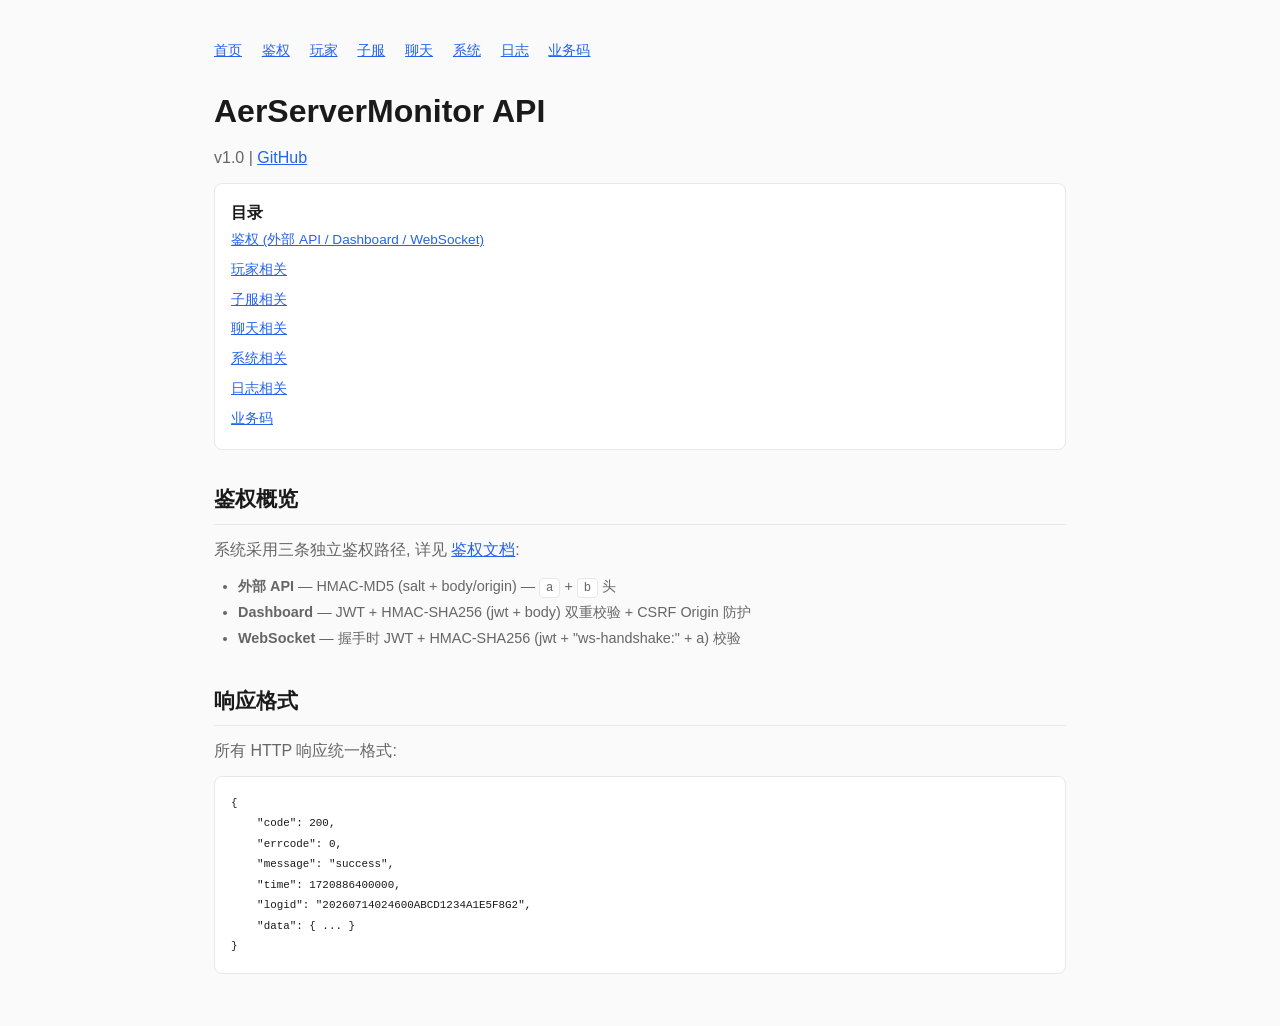
<file: src/main/resources/docs/index.html>
<!DOCTYPE html>
<html lang="zh-CN">
<head>
    <meta charset="UTF-8">
    <meta name="viewport" content="width=device-width, initial-scale=1.0">
    <title>AerServerMonitor | ASM Doc</title>
    <style>
        :root { --bg: #fafafa; --surface: #fff; --border: #e8e8e8; --text: #1a1a1a; --text2: #666; --accent: #2563eb; }
        @media (prefers-color-scheme: dark) {
            :root { --bg: #0a0a0a; --surface: #111; --border: #262626; --text: #f0f0f0; --text2: #a0a0a0; --accent: #3b82f6; }
        }
        * { margin: 0; padding: 0; box-sizing: border-box; }
        body { font-family: -apple-system, BlinkMacSystemFont, "Segoe UI", Roboto, sans-serif; background: var(--bg); color: var(--text); line-height: 1.6; }
        .container { max-width: 900px; margin: 0 auto; padding: 40px 24px; }
        h1 { font-size: 2rem; font-weight: 700; margin-bottom: 8px; }
        h2 { font-size: 1.3rem; font-weight: 600; margin: 32px 0 12px; padding-bottom: 8px; border-bottom: 1px solid var(--border); }
        h3 { font-size: 1rem; font-weight: 600; margin: 20px 0 8px; }
        p { margin-bottom: 12px; color: var(--text2); }
        code { background: var(--surface); border: 1px solid var(--border); padding: 2px 6px; border-radius: 4px; font-size: 0.85em; font-family: "SF Mono", Consolas, monospace; }
        pre { background: var(--surface); border: 1px solid var(--border); border-radius: 8px; padding: 16px; overflow-x: auto; margin: 12px 0; font-size: 0.8rem; }
        pre code { border: none; padding: 0; background: none; }
        table { width: 100%; border-collapse: collapse; margin: 12px 0; font-size: 0.85rem; }
        th, td { text-align: left; padding: 8px 12px; border-bottom: 1px solid var(--border); }
        th { font-weight: 600; color: var(--text2); font-size: 0.75rem; text-transform: uppercase; letter-spacing: 0.05em; }
        .method { display: inline-block; padding: 2px 8px; border-radius: 4px; font-size: 0.7rem; font-weight: 700; margin-right: 8px; }
        .method-get { background: rgba(34,197,94,0.1); color: #22c55e; }
        .method-post { background: rgba(59,130,246,0.1); color: #3b82f6; }
        a { color: var(--accent); }
        .toc { background: var(--surface); border: 1px solid var(--border); border-radius: 8px; padding: 16px; margin-bottom: 24px; }
        .toc a { display: block; padding: 4px 0; font-size: 0.85rem; }
        .nav { margin-bottom: 24px; font-size: 0.85rem; }
        .nav a { margin-right: 16px; }
    </style>
</head>
<body>
    <div class="container">
        <div class="nav">
            <a href="./">首页</a>
            <a href="auth.html">鉴权</a>
            <a href="player.html">玩家</a>
            <a href="server.html">子服</a>
            <a href="chat.html">聊天</a>
            <a href="system.html">系统</a>
            <a href="log.html">日志</a>
            <a href="errors.html">业务码</a>
        </div>

        <h1>AerServerMonitor API</h1>
        <p>v1.0 | <a href="https://github.com/YanYuTingTeam/AerServerMonitor">GitHub</a></p>

        <div class="toc">
            <strong>目录</strong>
            <a href="auth.html">鉴权 (外部 API / Dashboard / WebSocket)</a>
            <a href="player.html">玩家相关</a>
            <a href="server.html">子服相关</a>
            <a href="chat.html">聊天相关</a>
            <a href="system.html">系统相关</a>
            <a href="log.html">日志相关</a>
            <a href="errors.html">业务码</a>
        </div>

        <h2>鉴权概览</h2>
        <p>系统采用三条独立鉴权路径, 详见 <a href="auth.html">鉴权文档</a>:</p>
        <ul style="margin-left: 24px; margin-bottom: 16px; color: var(--text2); font-size: 0.9rem; line-height: 1.8;">
            <li><strong>外部 API</strong> — HMAC-MD5 (salt + body/origin) — <code>a</code> + <code>b</code> 头</li>
            <li><strong>Dashboard</strong> — JWT + HMAC-SHA256 (jwt + body) 双重校验 + CSRF Origin 防护</li>
            <li><strong>WebSocket</strong> — 握手时 JWT + HMAC-SHA256 (jwt + "ws-handshake:" + a) 校验</li>
        </ul>

        <h2>响应格式</h2>
        <p>所有 HTTP 响应统一格式:</p>
        <pre><code>{
    "code": 200,
    "errcode": 0,
    "message": "success",
    "time": 1720886400000,
    "logid": "20260714024600ABCD1234A1E5F8G2",
    "data": { ... }
}</code></pre>
    </div>
</body>
</html>
</file>
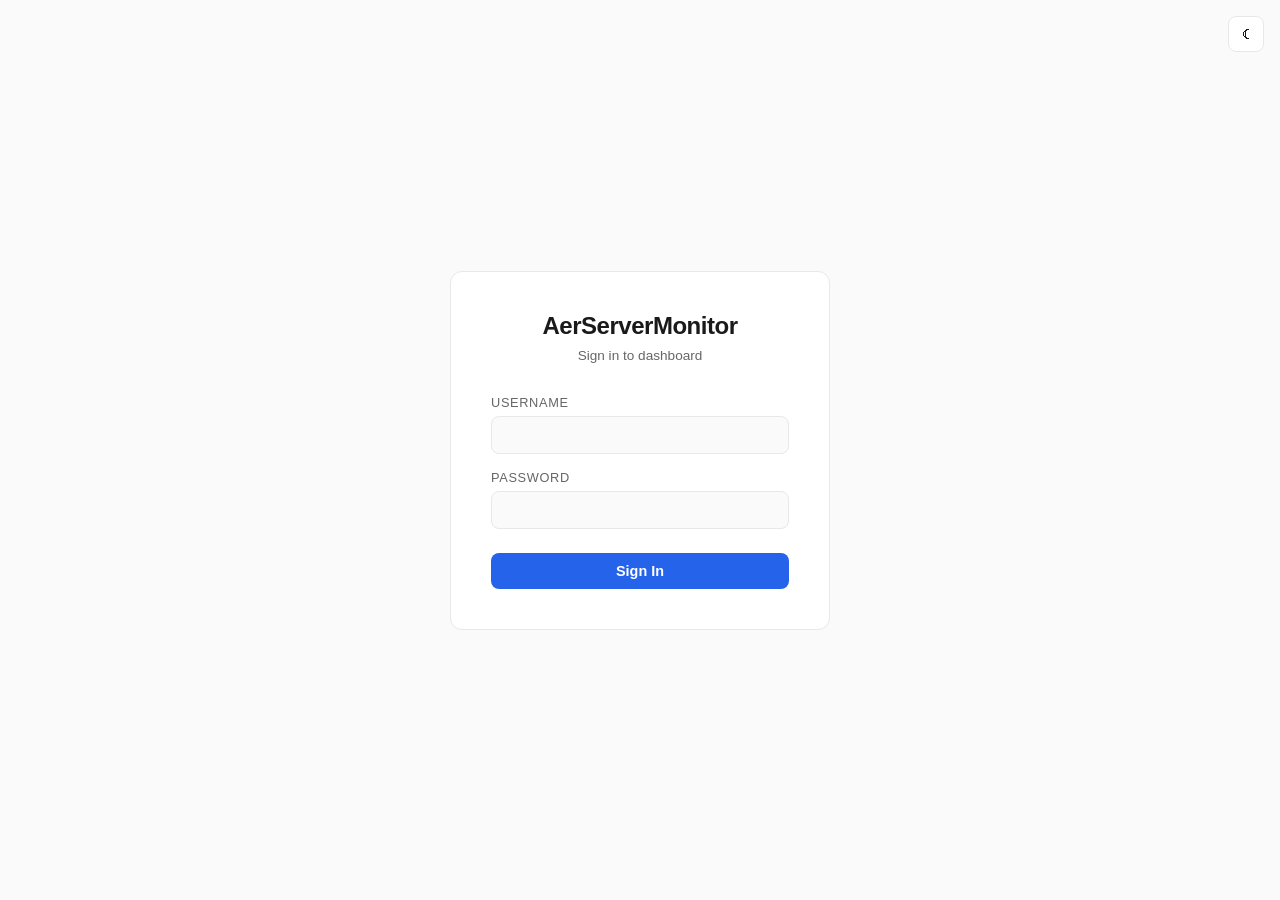
<file: src/main/resources/dashboard/login.html>
<!DOCTYPE html>
<html lang="zh-CN">
<head>
    <meta charset="UTF-8">
    <meta name="viewport" content="width=device-width, initial-scale=1.0">
    <title>AerServerMonitor - Login</title>
    <style>
        :root {
            --bg: #0a0a0a;
            --surface: #111111;
            --surface-hover: #1a1a1a;
            --border: #262626;
            --text: #f0f0f0;
            --text-secondary: #a0a0a0;
            --text-tertiary: #666666;
            --accent: #3b82f6;
            --accent-hover: #2563eb;
            --danger: #ef4444;
        }
        @media (prefers-color-scheme: light) {
            :root:not([data-theme="dark"]) {
                --bg: #fafafa;
                --surface: #ffffff;
                --surface-hover: #f8f8f8;
                --border: #e8e8e8;
                --text: #1a1a1a;
                --text-secondary: #666666;
                --text-tertiary: #999999;
                --accent: #2563eb;
                --accent-hover: #1d4ed8;
                --danger: #dc2626;
            }
        }
        * { margin: 0; padding: 0; box-sizing: border-box; }
        body {
            font-family: -apple-system, BlinkMacSystemFont, "SF Pro Text", "Segoe UI", Roboto, sans-serif;
            background: var(--bg);
            color: var(--text);
            display: flex;
            justify-content: center;
            align-items: center;
            min-height: 100vh;
        }
        .login-container {
            background: var(--surface);
            border: 1px solid var(--border);
            border-radius: 12px;
            padding: 40px;
            width: 100%;
            max-width: 380px;
        }
        .logo {
            font-size: 1.5rem;
            font-weight: 700;
            letter-spacing: -0.02em;
            margin-bottom: 8px;
            text-align: center;
        }
        .subtitle {
            font-size: 0.85rem;
            color: var(--text-secondary);
            text-align: center;
            margin-bottom: 32px;
        }
        .form-group {
            margin-bottom: 16px;
        }
        label {
            display: block;
            font-size: 0.8rem;
            font-weight: 500;
            color: var(--text-secondary);
            margin-bottom: 6px;
            text-transform: uppercase;
            letter-spacing: 0.05em;
        }
        input {
            width: 100%;
            padding: 10px 12px;
            background: var(--bg);
            border: 1px solid var(--border);
            border-radius: 8px;
            color: var(--text);
            font-size: 0.9rem;
            outline: none;
            transition: border-color 0.15s;
        }
        input:focus {
            border-color: var(--accent);
        }
        button {
            width: 100%;
            padding: 10px;
            background: var(--accent);
            color: #fff;
            border: none;
            border-radius: 8px;
            font-size: 0.9rem;
            font-weight: 600;
            cursor: pointer;
            transition: background 0.15s;
            margin-top: 8px;
        }
        button:hover {
            background: var(--accent-hover);
        }
        button:disabled {
            opacity: 0.5;
            cursor: not-allowed;
        }
        .error {
            color: var(--danger);
            font-size: 0.8rem;
            margin-top: 12px;
            text-align: center;
            display: none;
        }
        .theme-toggle {
            position: fixed;
            top: 16px;
            right: 16px;
            background: var(--surface);
            border: 1px solid var(--border);
            border-radius: 8px;
            width: 36px;
            height: 36px;
            display: flex;
            align-items: center;
            justify-content: center;
            cursor: pointer;
            font-size: 1rem;
        }
    </style>
</head>
<body>
<div class="theme-toggle" onclick="toggleTheme()" id="themeBtn"></div>
<div class="login-container">
    <div class="logo">AerServerMonitor</div>
    <div class="subtitle">Sign in to dashboard</div>
    <form id="loginForm" onsubmit="handleLogin(event)">
        <div class="form-group">
            <label>Username</label>
            <input type="text" id="username" autocomplete="username" required>
        </div>
        <div class="form-group">
            <label>Password</label>
            <input type="password" id="password" autocomplete="current-password" required>
        </div>
        <button type="submit" id="submitBtn">Sign In</button>
        <div class="error" id="errorMsg"></div>
    </form>
</div>
<script>
    const basePath = '';

    function getTheme() {
        return localStorage.getItem('theme') || (window.matchMedia('(prefers-color-scheme: dark)').matches ? 'dark' : 'light');
    }
    function applyTheme(t) {
        document.documentElement.setAttribute('data-theme', t);
        document.getElementById('themeBtn').textContent = t === 'dark' ? '\u2600' : '\u263e';
    }
    function toggleTheme() {
        const t = getTheme() === 'dark' ? 'light' : 'dark';
        localStorage.setItem('theme', t);
        applyTheme(t);
    }
    applyTheme(getTheme());

    async function handleLogin(e) {
        e.preventDefault();
        const btn = document.getElementById('submitBtn');
        const err = document.getElementById('errorMsg');
        btn.disabled = true;
        err.style.display = 'none';

        try {
            const resp = await fetch(basePath + '/api/auth/login', {
                method: 'POST',
                headers: {'Content-Type': 'application/json'},
                body: JSON.stringify({
                    username: document.getElementById('username').value,
                    password: document.getElementById('password').value
                })
            });
            const data = await resp.json();
            if (data.code === 200 && data.data && data.data.token) {
                localStorage.setItem('token', data.data.token);
                if (data.data.need_password_change) {
                    location.href = '/dashboard/setup.html';
                } else {
                    location.href = '/dashboard/';
                }
            } else {
                err.textContent = data.message || 'Login failed';
                err.style.display = 'block';
            }
        } catch (ex) {
            err.textContent = 'Connection failed';
            err.style.display = 'block';
        }
        btn.disabled = false;
    }

    // Check existing token
    (async () => {
        const token = localStorage.getItem('token');
        if (!token) return;
        try {
            const resp = await fetch(basePath + '/api/auth/verify', {
                headers: {'Authorization': 'Bearer ' + token}
            });
            const data = await resp.json();
            if (data.code === 200) {
                location.href = '/dashboard/';
            }
        } catch (e) {}
    })();
</script>
</body>
</html>
</file>
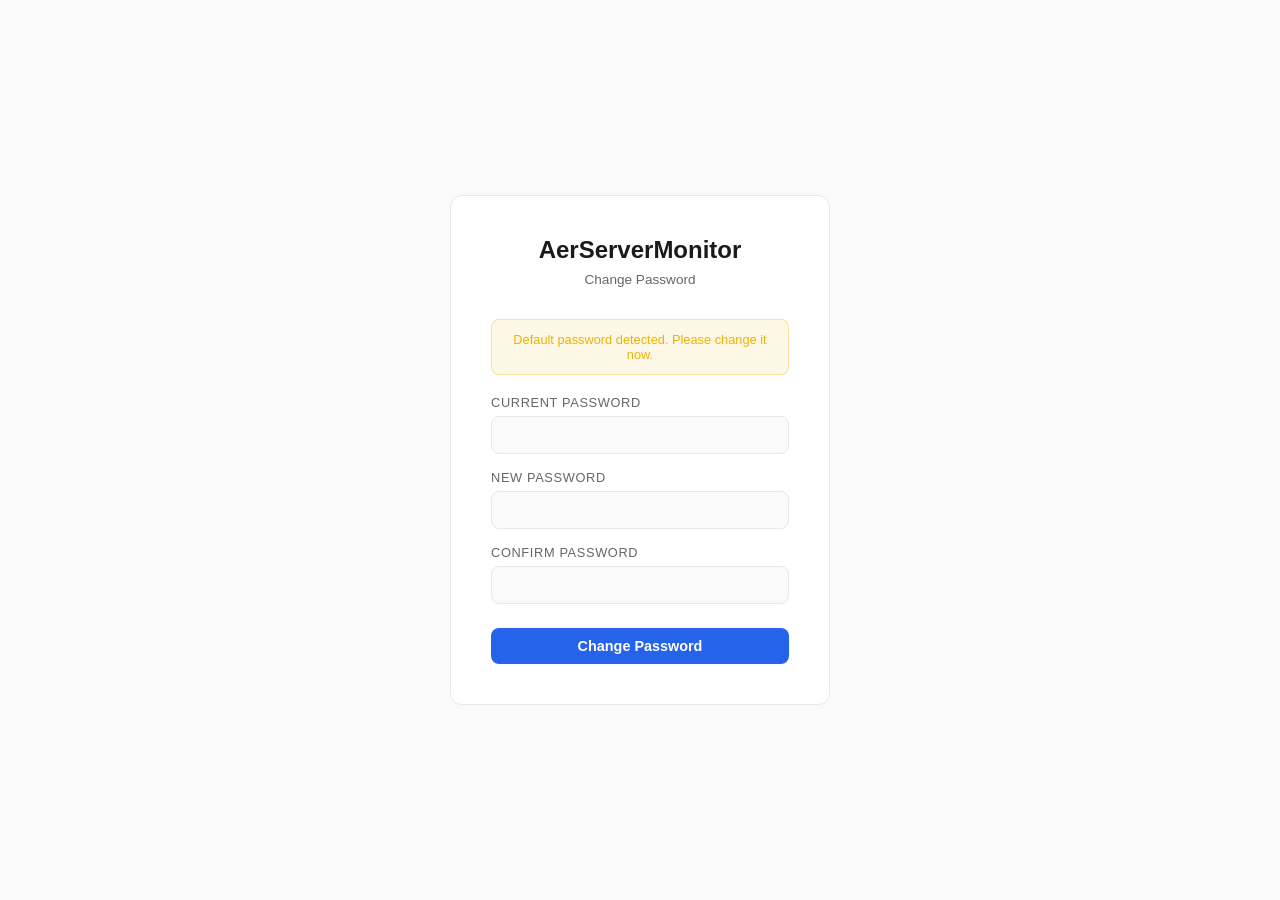
<file: src/main/resources/dashboard/setup.html>
<!DOCTYPE html>
<html lang="zh-CN">
<head>
    <meta charset="UTF-8">
    <meta name="viewport" content="width=device-width, initial-scale=1.0">
    <title>AerServerMonitor - Change Password</title>
    <style>
        :root {
            --bg: #0a0a0a; --surface: #111111; --border: #262626;
            --text: #f0f0f0; --text-secondary: #a0a0a0;
            --accent: #3b82f6; --accent-hover: #2563eb; --danger: #ef4444;
        }
        @media (prefers-color-scheme: light) {
            :root:not([data-theme="dark"]) {
                --bg: #fafafa; --surface: #ffffff; --border: #e8e8e8;
                --text: #1a1a1a; --text-secondary: #666666;
                --accent: #2563eb; --accent-hover: #1d4ed8; --danger: #dc2626;
            }
        }
        * { margin: 0; padding: 0; box-sizing: border-box; }
        body {
            font-family: -apple-system, BlinkMacSystemFont, "SF Pro Text", "Segoe UI", Roboto, sans-serif;
            background: var(--bg); color: var(--text);
            display: flex; justify-content: center; align-items: center; min-height: 100vh;
        }
        .container {
            background: var(--surface); border: 1px solid var(--border);
            border-radius: 12px; padding: 40px; width: 100%; max-width: 380px;
        }
        .logo { font-size: 1.5rem; font-weight: 700; text-align: center; margin-bottom: 8px; }
        .subtitle { font-size: 0.85rem; color: var(--text-secondary); text-align: center; margin-bottom: 32px; }
        .warning {
            background: rgba(234, 179, 8, 0.1); border: 1px solid rgba(234, 179, 8, 0.3);
            border-radius: 8px; padding: 12px; margin-bottom: 20px;
            font-size: 0.8rem; color: #eab308; text-align: center;
        }
        .form-group { margin-bottom: 16px; }
        label {
            display: block; font-size: 0.8rem; font-weight: 500;
            color: var(--text-secondary); margin-bottom: 6px;
            text-transform: uppercase; letter-spacing: 0.05em;
        }
        input {
            width: 100%; padding: 10px 12px; background: var(--bg);
            border: 1px solid var(--border); border-radius: 8px;
            color: var(--text); font-size: 0.9rem; outline: none;
        }
        input:focus { border-color: var(--accent); }
        button {
            width: 100%; padding: 10px; background: var(--accent); color: #fff;
            border: none; border-radius: 8px; font-size: 0.9rem; font-weight: 600;
            cursor: pointer; margin-top: 8px;
        }
        button:hover { background: var(--accent-hover); }
        button:disabled { opacity: 0.5; cursor: not-allowed; }
        .error { color: var(--danger); font-size: 0.8rem; margin-top: 12px; text-align: center; display: none; }
        .success { color: #22c55e; font-size: 0.8rem; margin-top: 12px; text-align: center; display: none; }
    </style>
</head>
<body>
<div class="container">
    <div class="logo">AerServerMonitor</div>
    <div class="subtitle">Change Password</div>
    <div class="warning">Default password detected. Please change it now.</div>
    <form onsubmit="handleChange(event)">
        <div class="form-group">
            <label>Current Password</label>
            <input type="password" id="oldPw" required>
        </div>
        <div class="form-group">
            <label>New Password</label>
            <input type="password" id="newPw" minlength="6" required>
        </div>
        <div class="form-group">
            <label>Confirm Password</label>
            <input type="password" id="confirmPw" minlength="6" required>
        </div>
        <button type="submit" id="btn">Change Password</button>
        <div class="error" id="err"></div>
        <div class="success" id="ok"></div>
    </form>
</div>
<script src="js/hmac.js"></script>
<script src="js/api.js"></script>
<script>
    const basePath = '';

    async function handleChange(e) {
        e.preventDefault();
        const btn = document.getElementById('btn');
        const err = document.getElementById('err');
        const ok = document.getElementById('ok');
        btn.disabled = true; err.style.display = 'none'; ok.style.display = 'none';

        const newPw = document.getElementById('newPw').value;
        const confirmPw = document.getElementById('confirmPw').value;
        if (newPw !== confirmPw) {
            err.textContent = 'Passwords do not match';
            err.style.display = 'block';
            btn.disabled = false;
            return;
        }

        try {
            // 走 API 客户端 —— 会自动携带 a/b HMAC 头
            const data = await API.changePassword(
                document.getElementById('oldPw').value,
                newPw
            );
            if (data.code === 200) {
                ok.textContent = 'Password changed. Redirecting...';
                ok.style.display = 'block';
                setTimeout(() => location.href = '/dashboard/', 1500);
            } else {
                err.textContent = data.message || 'Failed';
                err.style.display = 'block';
            }
        } catch (ex) {
            err.textContent = 'Connection failed';
            err.style.display = 'block';
        }
        btn.disabled = false;
    }
</script>
</body>
</html>
</file>
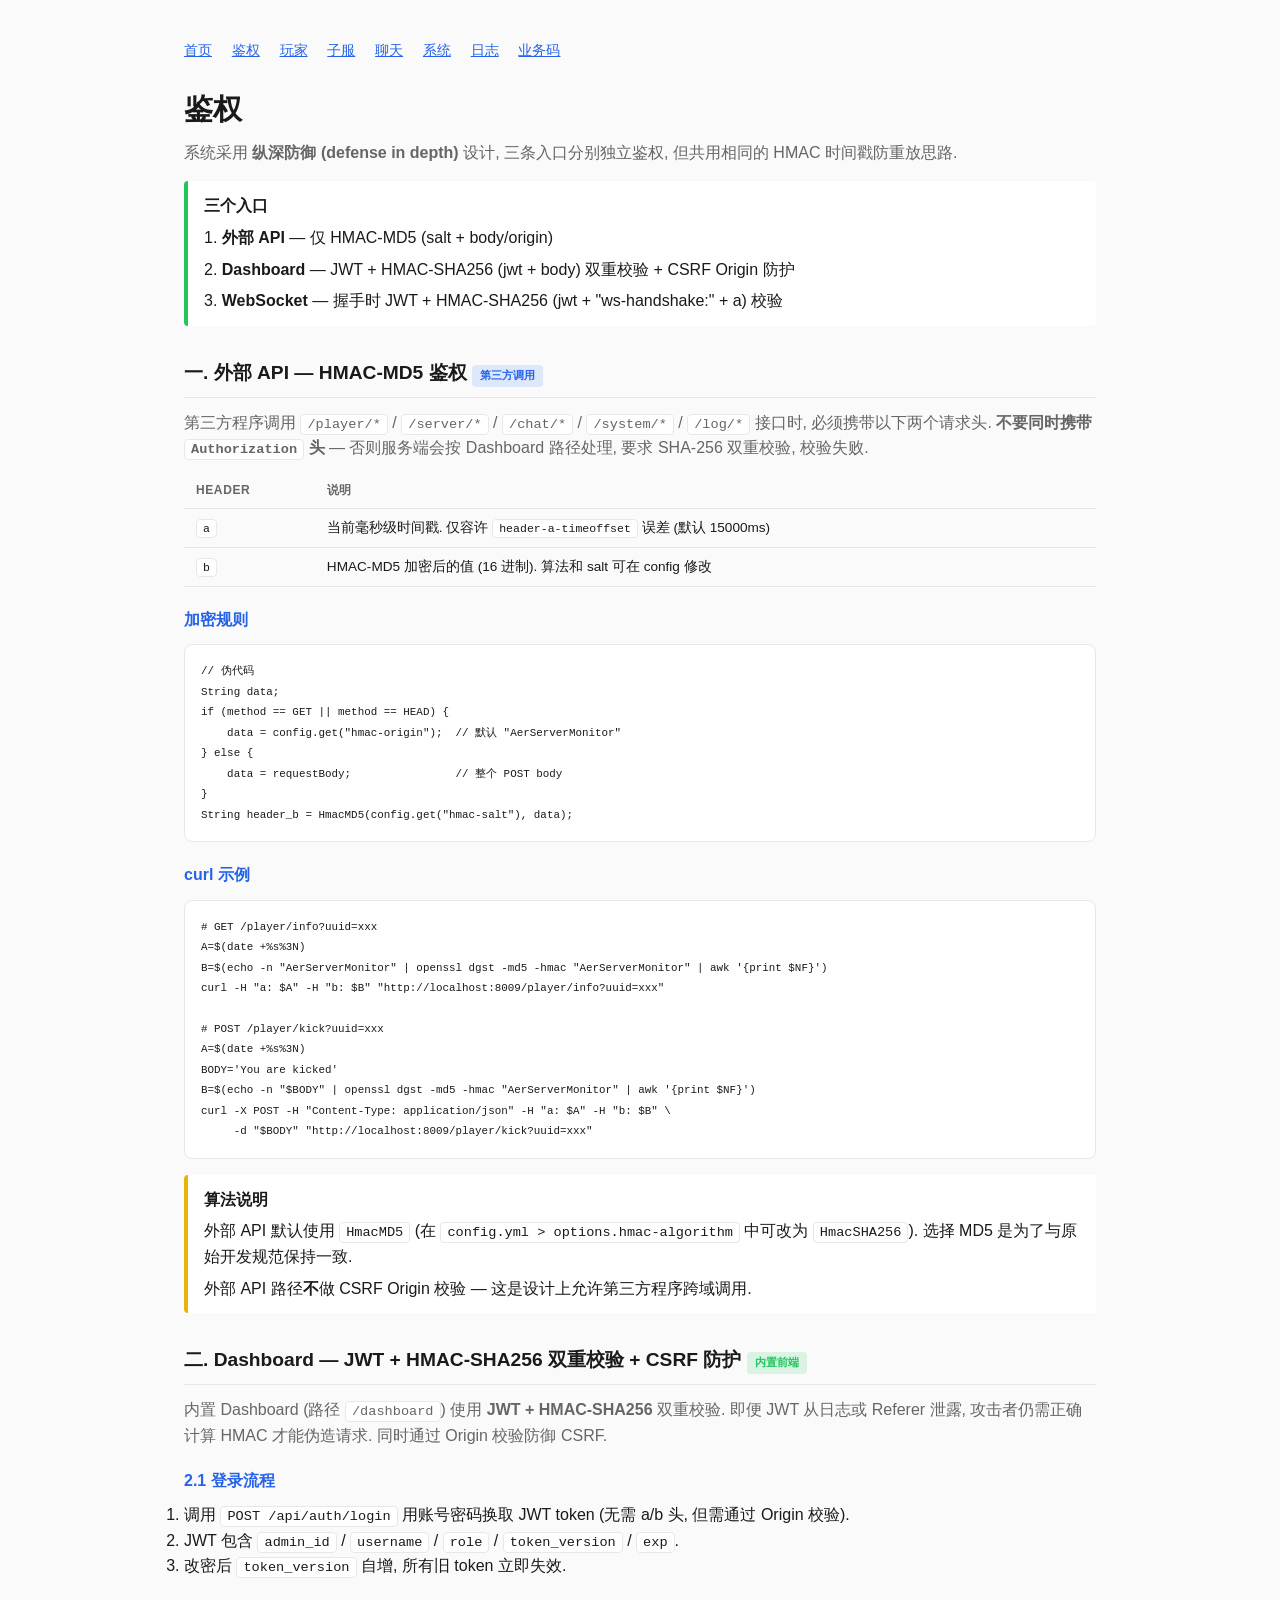
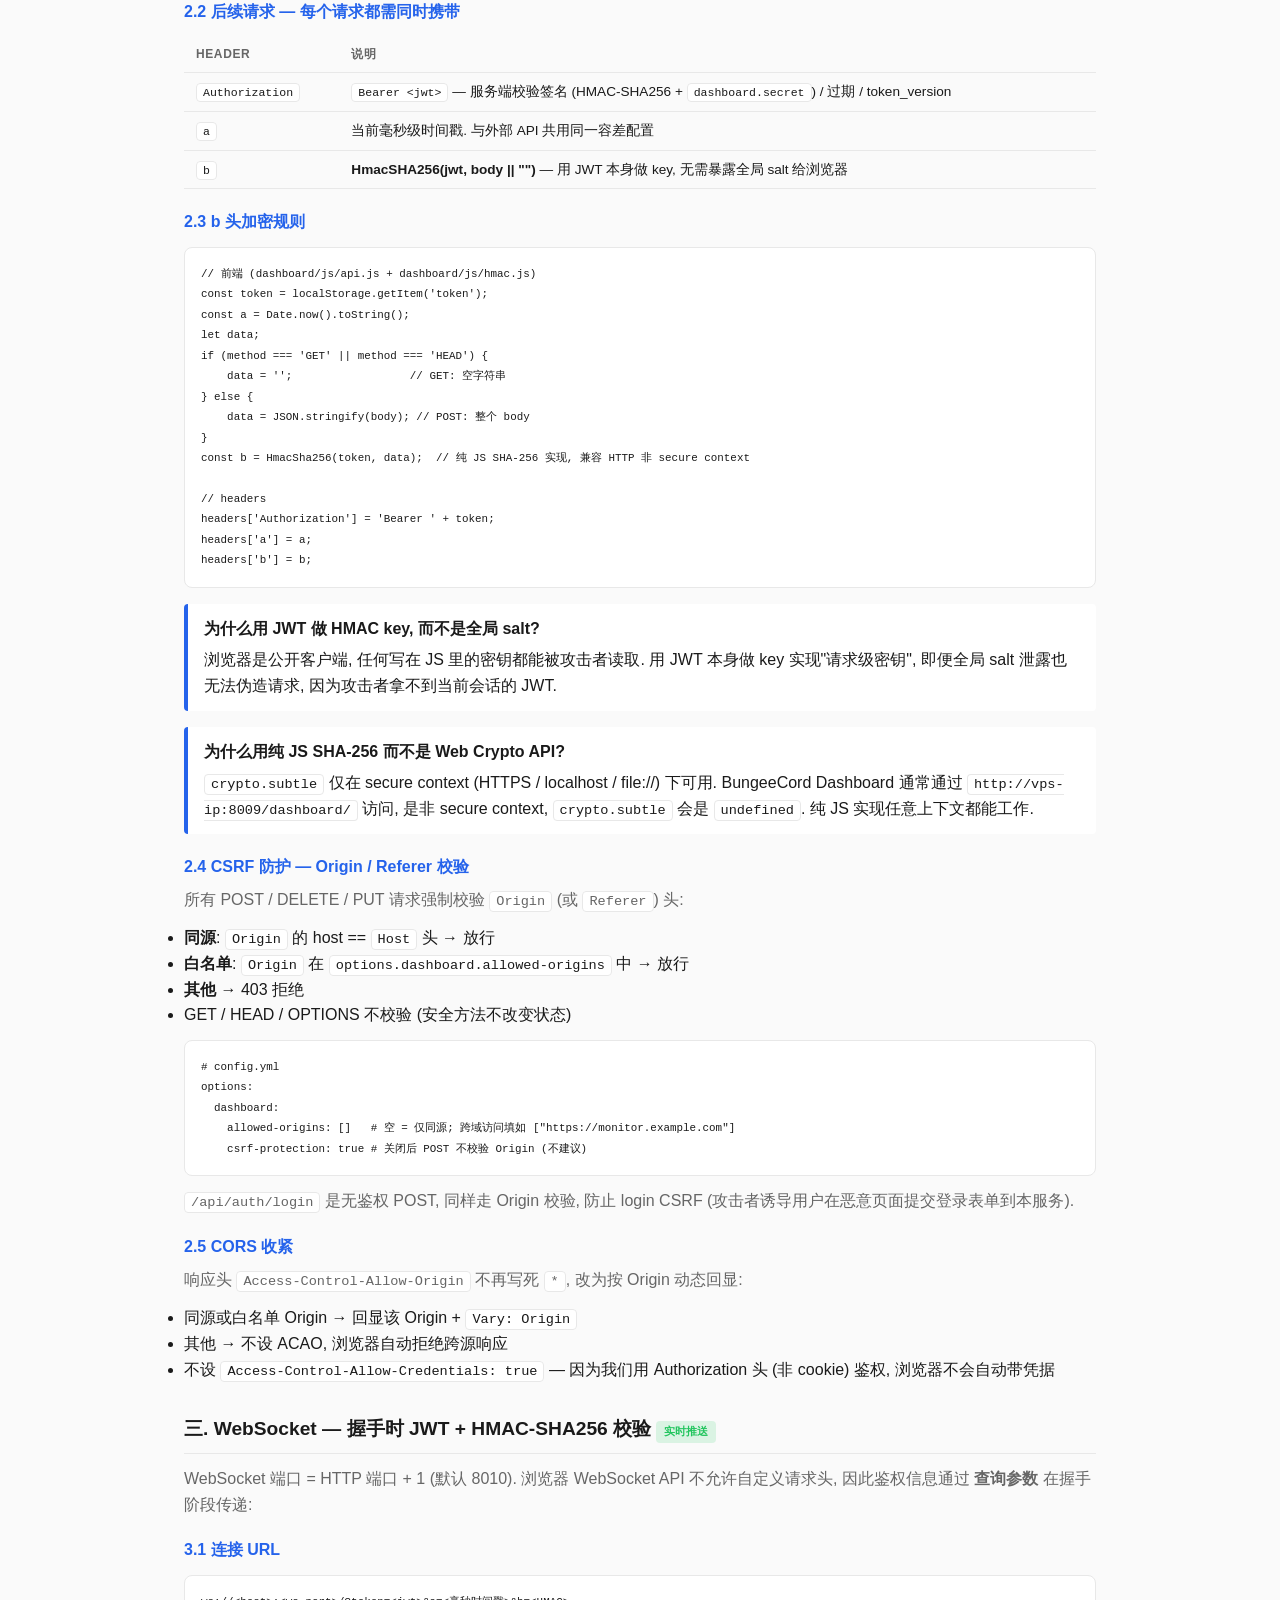
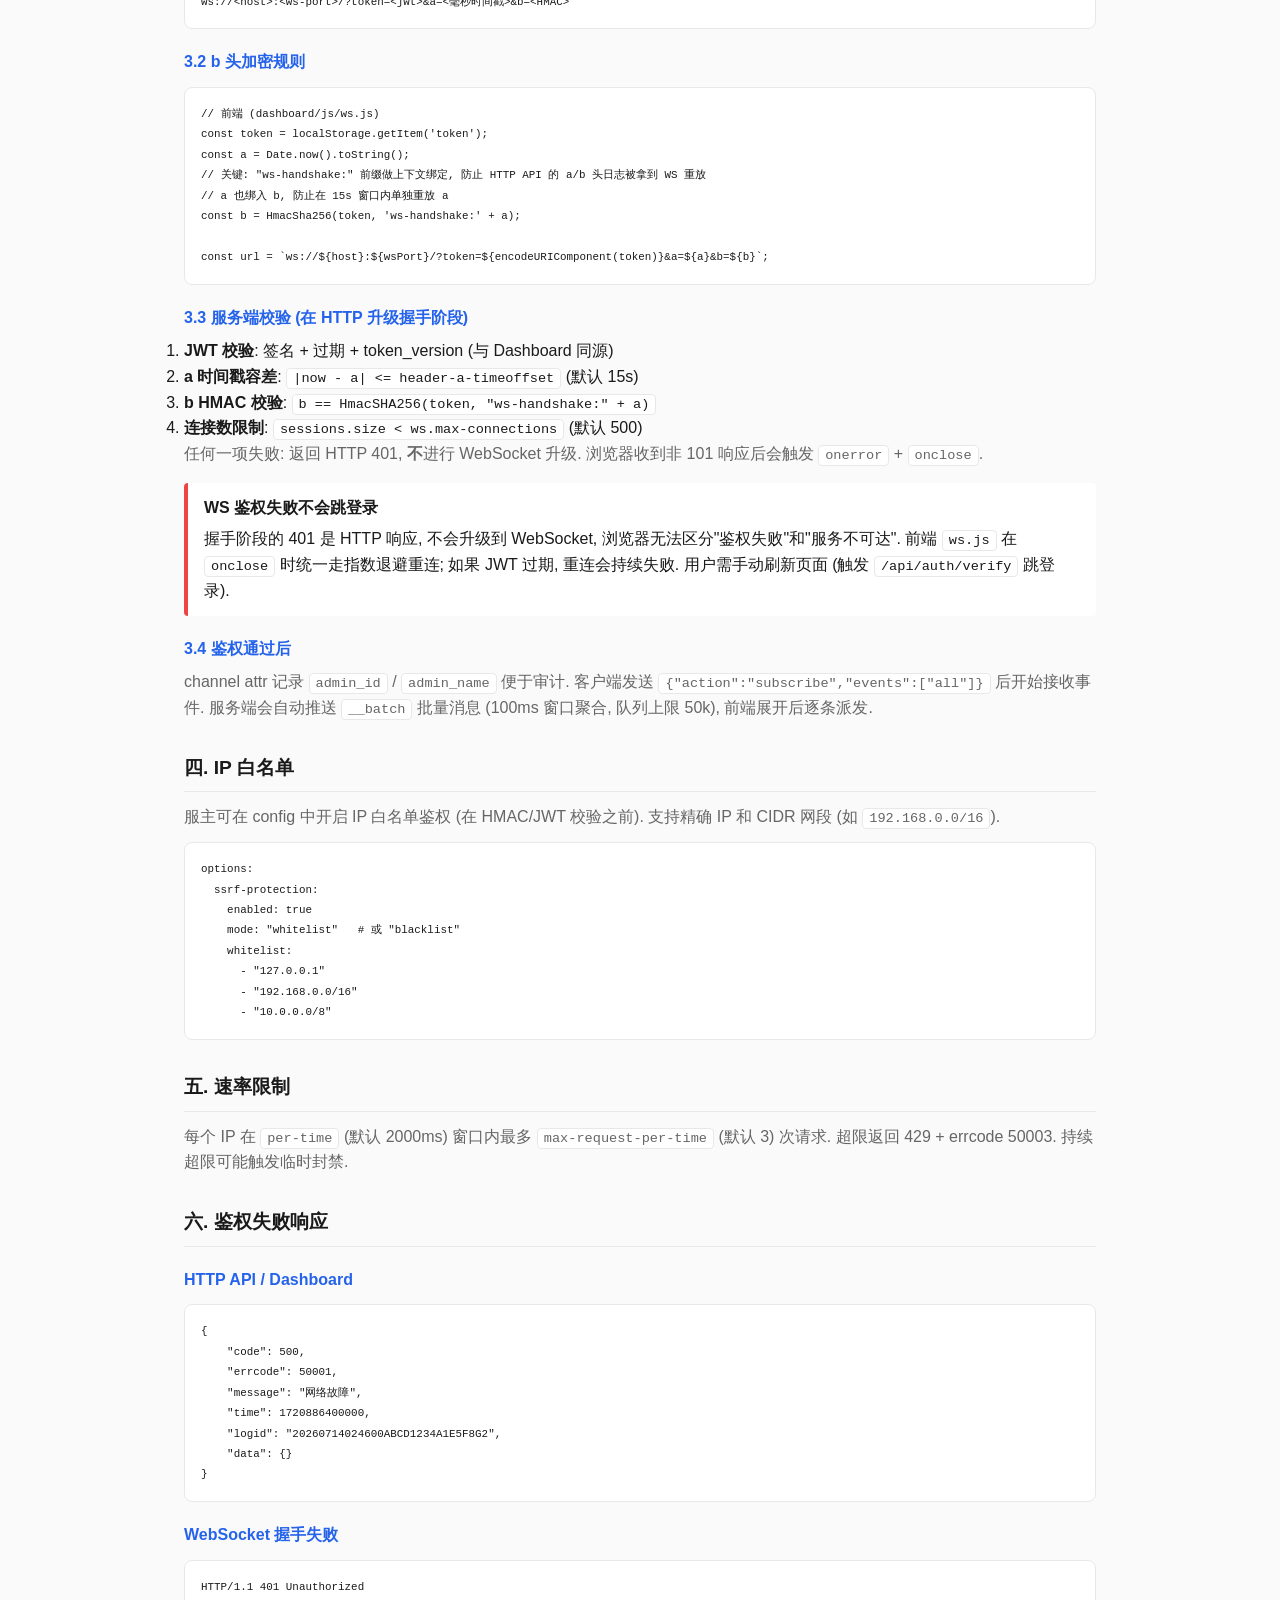
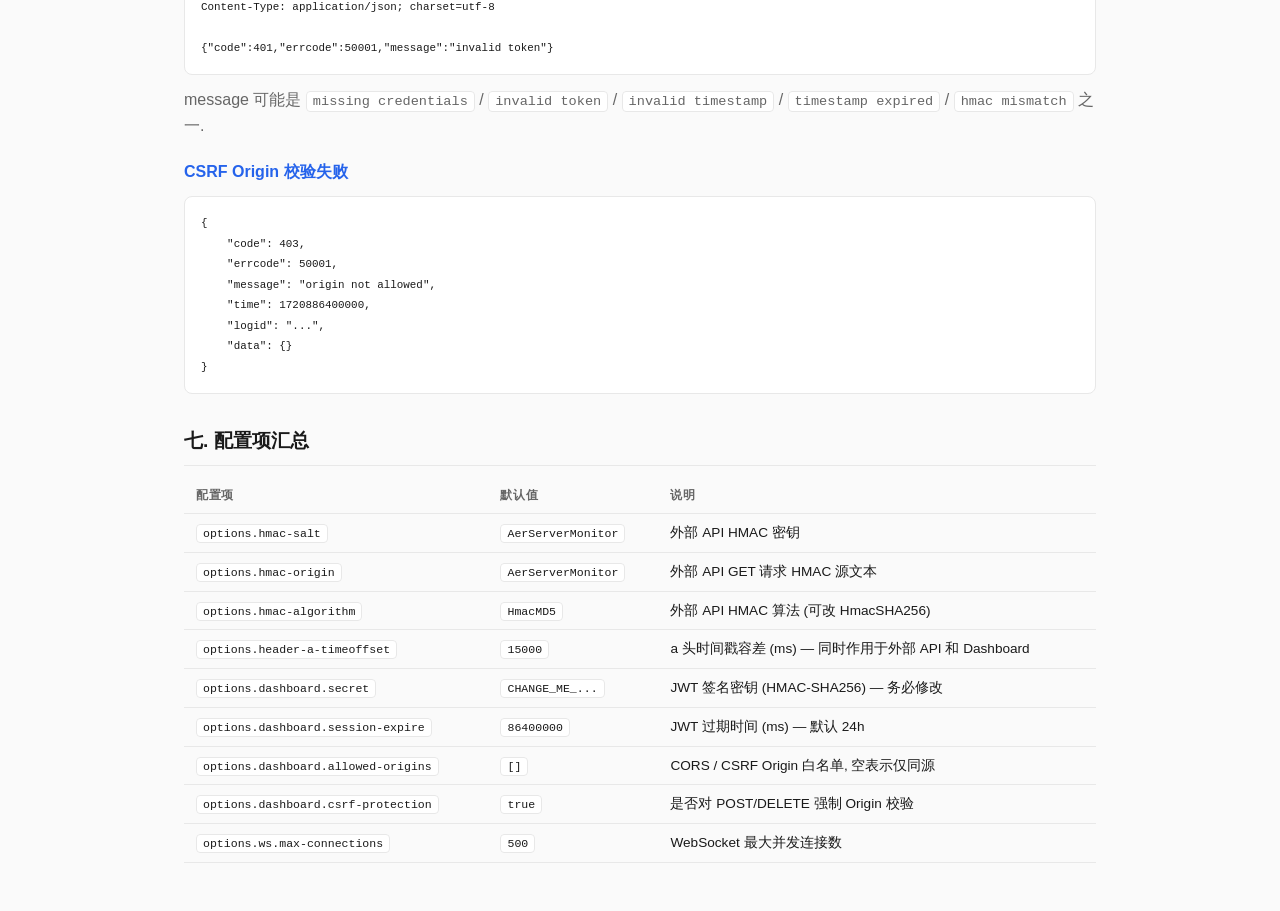
<file: src/main/resources/docs/auth.html>
<!DOCTYPE html>
<html lang="zh-CN">
<head>
    <meta charset="UTF-8">
    <meta name="viewport" content="width=device-width, initial-scale=1.0">
    <title>鉴权 | ASM Doc</title>
    <style>
        :root { --bg: #fafafa; --surface: #fff; --border: #e8e8e8; --text: #1a1a1a; --text2: #666; --accent: #2563eb; --warn: #eab308; --ok: #22c55e; --danger: #ef4444; }
        @media (prefers-color-scheme: dark) { :root { --bg: #0a0a0a; --surface: #111; --border: #262626; --text: #f0f0f0; --text2: #a0a0a0; --accent: #3b82f6; --warn: #eab308; --ok: #22c55e; --danger: #ef4444; } }
        * { margin: 0; padding: 0; box-sizing: border-box; }
        body { font-family: -apple-system, BlinkMacSystemFont, "Segoe UI", Roboto, sans-serif; background: var(--bg); color: var(--text); line-height: 1.6; }
        .container { max-width: 960px; margin: 0 auto; padding: 40px 24px; }
        h1 { font-size: 1.8rem; font-weight: 700; margin-bottom: 8px; }
        h2 { font-size: 1.2rem; font-weight: 600; margin: 32px 0 12px; padding-bottom: 8px; border-bottom: 1px solid var(--border); }
        h3 { font-size: 1rem; font-weight: 600; margin: 20px 0 8px; color: var(--accent); }
        p { margin-bottom: 12px; color: var(--text2); }
        code { background: var(--surface); border: 1px solid var(--border); padding: 2px 6px; border-radius: 4px; font-size: 0.85em; font-family: "SF Mono", Consolas, monospace; }
        pre { background: var(--surface); border: 1px solid var(--border); border-radius: 8px; padding: 16px; overflow-x: auto; margin: 12px 0; font-size: 0.8rem; }
        pre code { border: none; padding: 0; background: none; }
        table { width: 100%; border-collapse: collapse; margin: 12px 0; font-size: 0.85rem; }
        th, td { text-align: left; padding: 8px 12px; border-bottom: 1px solid var(--border); }
        th { font-weight: 600; color: var(--text2); font-size: 0.75rem; text-transform: uppercase; letter-spacing: 0.05em; }
        a { color: var(--accent); }
        .nav { margin-bottom: 24px; font-size: 0.85rem; }
        .nav a { margin-right: 16px; }
        .callout { background: var(--surface); border-left: 4px solid var(--accent); border-radius: 4px; padding: 12px 16px; margin: 16px 0; }
        .callout-warn { border-left-color: var(--warn); }
        .callout-danger { border-left-color: var(--danger); }
        .callout-ok { border-left-color: var(--ok); }
        .callout p { color: var(--text); margin-bottom: 6px; }
        .callout p:last-child { margin-bottom: 0; }
        .badge { display: inline-block; padding: 2px 8px; border-radius: 4px; font-size: 0.7rem; font-weight: 700; }
        .badge-blue { background: rgba(59,130,246,0.15); color: var(--accent); }
        .badge-green { background: rgba(34,197,94,0.15); color: var(--ok); }
        .badge-red { background: rgba(239,68,68,0.15); color: var(--danger); }
    </style>
</head>
<body>
    <div class="container">
        <div class="nav">
            <a href="./">首页</a>
            <a href="auth.html">鉴权</a>
            <a href="player.html">玩家</a>
            <a href="server.html">子服</a>
            <a href="chat.html">聊天</a>
            <a href="system.html">系统</a>
            <a href="log.html">日志</a>
            <a href="errors.html">业务码</a>
        </div>

        <h1>鉴权</h1>
        <p>系统采用 <strong>纵深防御 (defense in depth)</strong> 设计, 三条入口分别独立鉴权, 但共用相同的 HMAC 时间戳防重放思路.</p>

        <div class="callout callout-ok">
            <p><strong>三个入口</strong></p>
            <p>1. <strong>外部 API</strong> — 仅 HMAC-MD5 (salt + body/origin)</p>
            <p>2. <strong>Dashboard</strong> — JWT + HMAC-SHA256 (jwt + body) 双重校验 + CSRF Origin 防护</p>
            <p>3. <strong>WebSocket</strong> — 握手时 JWT + HMAC-SHA256 (jwt + "ws-handshake:" + a) 校验</p>
        </div>

        <h2>一. 外部 API — HMAC-MD5 鉴权 <span class="badge badge-blue">第三方调用</span></h2>
        <p>第三方程序调用 <code>/player/*</code> / <code>/server/*</code> / <code>/chat/*</code> / <code>/system/*</code> / <code>/log/*</code> 接口时, 必须携带以下两个请求头. <strong>不要同时携带 <code>Authorization</code> 头</strong> — 否则服务端会按 Dashboard 路径处理, 要求 SHA-256 双重校验, 校验失败.</p>

        <table>
            <tr><th>Header</th><th>说明</th></tr>
            <tr><td><code>a</code></td><td>当前毫秒级时间戳. 仅容许 <code>header-a-timeoffset</code> 误差 (默认 15000ms)</td></tr>
            <tr><td><code>b</code></td><td>HMAC-MD5 加密后的值 (16 进制). 算法和 salt 可在 config 修改</td></tr>
        </table>

        <h3>加密规则</h3>
        <pre><code>// 伪代码
String data;
if (method == GET || method == HEAD) {
    data = config.get("hmac-origin");  // 默认 "AerServerMonitor"
} else {
    data = requestBody;                // 整个 POST body
}
String header_b = HmacMD5(config.get("hmac-salt"), data);</code></pre>

        <h3>curl 示例</h3>
        <pre><code># GET /player/info?uuid=xxx
A=$(date +%s%3N)
B=$(echo -n "AerServerMonitor" | openssl dgst -md5 -hmac "AerServerMonitor" | awk '{print $NF}')
curl -H "a: $A" -H "b: $B" "http://localhost:8009/player/info?uuid=xxx"

# POST /player/kick?uuid=xxx
A=$(date +%s%3N)
BODY='You are kicked'
B=$(echo -n "$BODY" | openssl dgst -md5 -hmac "AerServerMonitor" | awk '{print $NF}')
curl -X POST -H "Content-Type: application/json" -H "a: $A" -H "b: $B" \
     -d "$BODY" "http://localhost:8009/player/kick?uuid=xxx"</code></pre>

        <div class="callout callout-warn">
            <p><strong>算法说明</strong></p>
            <p>外部 API 默认使用 <code>HmacMD5</code> (在 <code>config.yml &gt; options.hmac-algorithm</code> 中可改为 <code>HmacSHA256</code>). 选择 MD5 是为了与原始开发规范保持一致.</p>
            <p>外部 API 路径<strong>不</strong>做 CSRF Origin 校验 — 这是设计上允许第三方程序跨域调用.</p>
        </div>

        <h2>二. Dashboard — JWT + HMAC-SHA256 双重校验 + CSRF 防护 <span class="badge badge-green">内置前端</span></h2>
        <p>内置 Dashboard (路径 <code>/dashboard</code>) 使用 <strong>JWT + HMAC-SHA256</strong> 双重校验. 即便 JWT 从日志或 Referer 泄露, 攻击者仍需正确计算 HMAC 才能伪造请求. 同时通过 Origin 校验防御 CSRF.</p>

        <h3>2.1 登录流程</h3>
        <ol>
            <li>调用 <code>POST /api/auth/login</code> 用账号密码换取 JWT token (无需 a/b 头, 但需通过 Origin 校验).</li>
            <li>JWT 包含 <code>admin_id</code> / <code>username</code> / <code>role</code> / <code>token_version</code> / <code>exp</code>.</li>
            <li>改密后 <code>token_version</code> 自增, 所有旧 token 立即失效.</li>
        </ol>

        <h3>2.2 后续请求 — 每个请求都需同时携带</h3>
        <table>
            <tr><th>Header</th><th>说明</th></tr>
            <tr><td><code>Authorization</code></td><td><code>Bearer &lt;jwt&gt;</code> — 服务端校验签名 (HMAC-SHA256 + <code>dashboard.secret</code>) / 过期 / token_version</td></tr>
            <tr><td><code>a</code></td><td>当前毫秒级时间戳. 与外部 API 共用同一容差配置</td></tr>
            <tr><td><code>b</code></td><td><strong>HmacSHA256(jwt, body || "")</strong> — 用 JWT 本身做 key, 无需暴露全局 salt 给浏览器</td></tr>
        </table>

        <h3>2.3 b 头加密规则</h3>
        <pre><code>// 前端 (dashboard/js/api.js + dashboard/js/hmac.js)
const token = localStorage.getItem('token');
const a = Date.now().toString();
let data;
if (method === 'GET' || method === 'HEAD') {
    data = '';                  // GET: 空字符串
} else {
    data = JSON.stringify(body); // POST: 整个 body
}
const b = HmacSha256(token, data);  // 纯 JS SHA-256 实现, 兼容 HTTP 非 secure context

// headers
headers['Authorization'] = 'Bearer ' + token;
headers['a'] = a;
headers['b'] = b;</code></pre>

        <div class="callout">
            <p><strong>为什么用 JWT 做 HMAC key, 而不是全局 salt?</strong></p>
            <p>浏览器是公开客户端, 任何写在 JS 里的密钥都能被攻击者读取. 用 JWT 本身做 key 实现"请求级密钥", 即便全局 salt 泄露也无法伪造请求, 因为攻击者拿不到当前会话的 JWT.</p>
        </div>

        <div class="callout">
            <p><strong>为什么用纯 JS SHA-256 而不是 Web Crypto API?</strong></p>
            <p><code>crypto.subtle</code> 仅在 secure context (HTTPS / localhost / file://) 下可用. BungeeCord Dashboard 通常通过 <code>http://vps-ip:8009/dashboard/</code> 访问, 是非 secure context, <code>crypto.subtle</code> 会是 <code>undefined</code>. 纯 JS 实现任意上下文都能工作.</p>
        </div>

        <h3>2.4 CSRF 防护 — Origin / Referer 校验</h3>
        <p>所有 POST / DELETE / PUT 请求强制校验 <code>Origin</code> (或 <code>Referer</code>) 头:</p>
        <ul>
            <li><strong>同源</strong>: <code>Origin</code> 的 host == <code>Host</code> 头 → 放行</li>
            <li><strong>白名单</strong>: <code>Origin</code> 在 <code>options.dashboard.allowed-origins</code> 中 → 放行</li>
            <li><strong>其他</strong> → 403 拒绝</li>
            <li>GET / HEAD / OPTIONS 不校验 (安全方法不改变状态)</li>
        </ul>

        <pre><code># config.yml
options:
  dashboard:
    allowed-origins: []   # 空 = 仅同源; 跨域访问填如 ["https://monitor.example.com"]
    csrf-protection: true # 关闭后 POST 不校验 Origin (不建议)</code></pre>

        <p><code>/api/auth/login</code> 是无鉴权 POST, 同样走 Origin 校验, 防止 login CSRF (攻击者诱导用户在恶意页面提交登录表单到本服务).</p>

        <h3>2.5 CORS 收紧</h3>
        <p>响应头 <code>Access-Control-Allow-Origin</code> 不再写死 <code>*</code>, 改为按 Origin 动态回显:</p>
        <ul>
            <li>同源或白名单 Origin → 回显该 Origin + <code>Vary: Origin</code></li>
            <li>其他 → 不设 ACAO, 浏览器自动拒绝跨源响应</li>
            <li>不设 <code>Access-Control-Allow-Credentials: true</code> — 因为我们用 Authorization 头 (非 cookie) 鉴权, 浏览器不会自动带凭据</li>
        </ul>

        <h2>三. WebSocket — 握手时 JWT + HMAC-SHA256 校验 <span class="badge badge-green">实时推送</span></h2>
        <p>WebSocket 端口 = HTTP 端口 + 1 (默认 8010). 浏览器 WebSocket API 不允许自定义请求头, 因此鉴权信息通过 <strong>查询参数</strong> 在握手阶段传递:</p>

        <h3>3.1 连接 URL</h3>
        <pre><code>ws://&lt;host&gt;:&lt;ws-port&gt;/?token=&lt;jwt&gt;&a=&lt;毫秒时间戳&gt;&b=&lt;HMAC&gt;</code></pre>

        <h3>3.2 b 头加密规则</h3>
        <pre><code>// 前端 (dashboard/js/ws.js)
const token = localStorage.getItem('token');
const a = Date.now().toString();
// 关键: "ws-handshake:" 前缀做上下文绑定, 防止 HTTP API 的 a/b 头日志被拿到 WS 重放
// a 也绑入 b, 防止在 15s 窗口内单独重放 a
const b = HmacSha256(token, 'ws-handshake:' + a);

const url = `ws://${host}:${wsPort}/?token=${encodeURIComponent(token)}&a=${a}&b=${b}`;</code></pre>

        <h3>3.3 服务端校验 (在 HTTP 升级握手阶段)</h3>
        <ol>
            <li><strong>JWT 校验</strong>: 签名 + 过期 + token_version (与 Dashboard 同源)</li>
            <li><strong>a 时间戳容差</strong>: <code>|now - a| &lt;= header-a-timeoffset</code> (默认 15s)</li>
            <li><strong>b HMAC 校验</strong>: <code>b == HmacSHA256(token, "ws-handshake:" + a)</code></li>
            <li><strong>连接数限制</strong>: <code>sessions.size &lt; ws.max-connections</code> (默认 500)</li>
        </ol>

        <p>任何一项失败: 返回 HTTP 401, <strong>不</strong>进行 WebSocket 升级. 浏览器收到非 101 响应后会触发 <code>onerror</code> + <code>onclose</code>.</p>

        <div class="callout callout-danger">
            <p><strong>WS 鉴权失败不会跳登录</strong></p>
            <p>握手阶段的 401 是 HTTP 响应, 不会升级到 WebSocket, 浏览器无法区分"鉴权失败"和"服务不可达". 前端 <code>ws.js</code> 在 <code>onclose</code> 时统一走指数退避重连; 如果 JWT 过期, 重连会持续失败. 用户需手动刷新页面 (触发 <code>/api/auth/verify</code> 跳登录).</p>
        </div>

        <h3>3.4 鉴权通过后</h3>
        <p>channel attr 记录 <code>admin_id</code> / <code>admin_name</code> 便于审计. 客户端发送 <code>{"action":"subscribe","events":["all"]}</code> 后开始接收事件. 服务端会自动推送 <code>__batch</code> 批量消息 (100ms 窗口聚合, 队列上限 50k), 前端展开后逐条派发.</p>

        <h2>四. IP 白名单</h2>
        <p>服主可在 config 中开启 IP 白名单鉴权 (在 HMAC/JWT 校验之前). 支持精确 IP 和 CIDR 网段 (如 <code>192.168.0.0/16</code>).</p>
        <pre><code>options:
  ssrf-protection:
    enabled: true
    mode: "whitelist"   # 或 "blacklist"
    whitelist:
      - "127.0.0.1"
      - "192.168.0.0/16"
      - "10.0.0.0/8"</code></pre>

        <h2>五. 速率限制</h2>
        <p>每个 IP 在 <code>per-time</code> (默认 2000ms) 窗口内最多 <code>max-request-per-time</code> (默认 3) 次请求. 超限返回 429 + errcode 50003. 持续超限可能触发临时封禁.</p>

        <h2>六. 鉴权失败响应</h2>
        <h3>HTTP API / Dashboard</h3>
        <pre><code>{
    "code": 500,
    "errcode": 50001,
    "message": "网络故障",
    "time": 1720886400000,
    "logid": "20260714024600ABCD1234A1E5F8G2",
    "data": {}
}</code></pre>

        <h3>WebSocket 握手失败</h3>
        <pre><code>HTTP/1.1 401 Unauthorized
Content-Type: application/json; charset=utf-8

{"code":401,"errcode":50001,"message":"invalid token"}</code></pre>
        <p>message 可能是 <code>missing credentials</code> / <code>invalid token</code> / <code>invalid timestamp</code> / <code>timestamp expired</code> / <code>hmac mismatch</code> 之一.</p>

        <h3>CSRF Origin 校验失败</h3>
        <pre><code>{
    "code": 403,
    "errcode": 50001,
    "message": "origin not allowed",
    "time": 1720886400000,
    "logid": "...",
    "data": {}
}</code></pre>

        <h2>七. 配置项汇总</h2>
        <table>
            <tr><th>配置项</th><th>默认值</th><th>说明</th></tr>
            <tr><td><code>options.hmac-salt</code></td><td><code>AerServerMonitor</code></td><td>外部 API HMAC 密钥</td></tr>
            <tr><td><code>options.hmac-origin</code></td><td><code>AerServerMonitor</code></td><td>外部 API GET 请求 HMAC 源文本</td></tr>
            <tr><td><code>options.hmac-algorithm</code></td><td><code>HmacMD5</code></td><td>外部 API HMAC 算法 (可改 HmacSHA256)</td></tr>
            <tr><td><code>options.header-a-timeoffset</code></td><td><code>15000</code></td><td>a 头时间戳容差 (ms) — 同时作用于外部 API 和 Dashboard</td></tr>
            <tr><td><code>options.dashboard.secret</code></td><td><code>CHANGE_ME_...</code></td><td>JWT 签名密钥 (HMAC-SHA256) — 务必修改</td></tr>
            <tr><td><code>options.dashboard.session-expire</code></td><td><code>86400000</code></td><td>JWT 过期时间 (ms) — 默认 24h</td></tr>
            <tr><td><code>options.dashboard.allowed-origins</code></td><td><code>[]</code></td><td>CORS / CSRF Origin 白名单, 空表示仅同源</td></tr>
            <tr><td><code>options.dashboard.csrf-protection</code></td><td><code>true</code></td><td>是否对 POST/DELETE 强制 Origin 校验</td></tr>
            <tr><td><code>options.ws.max-connections</code></td><td><code>500</code></td><td>WebSocket 最大并发连接数</td></tr>
        </table>
    </div>
</body>
</html>
</file>
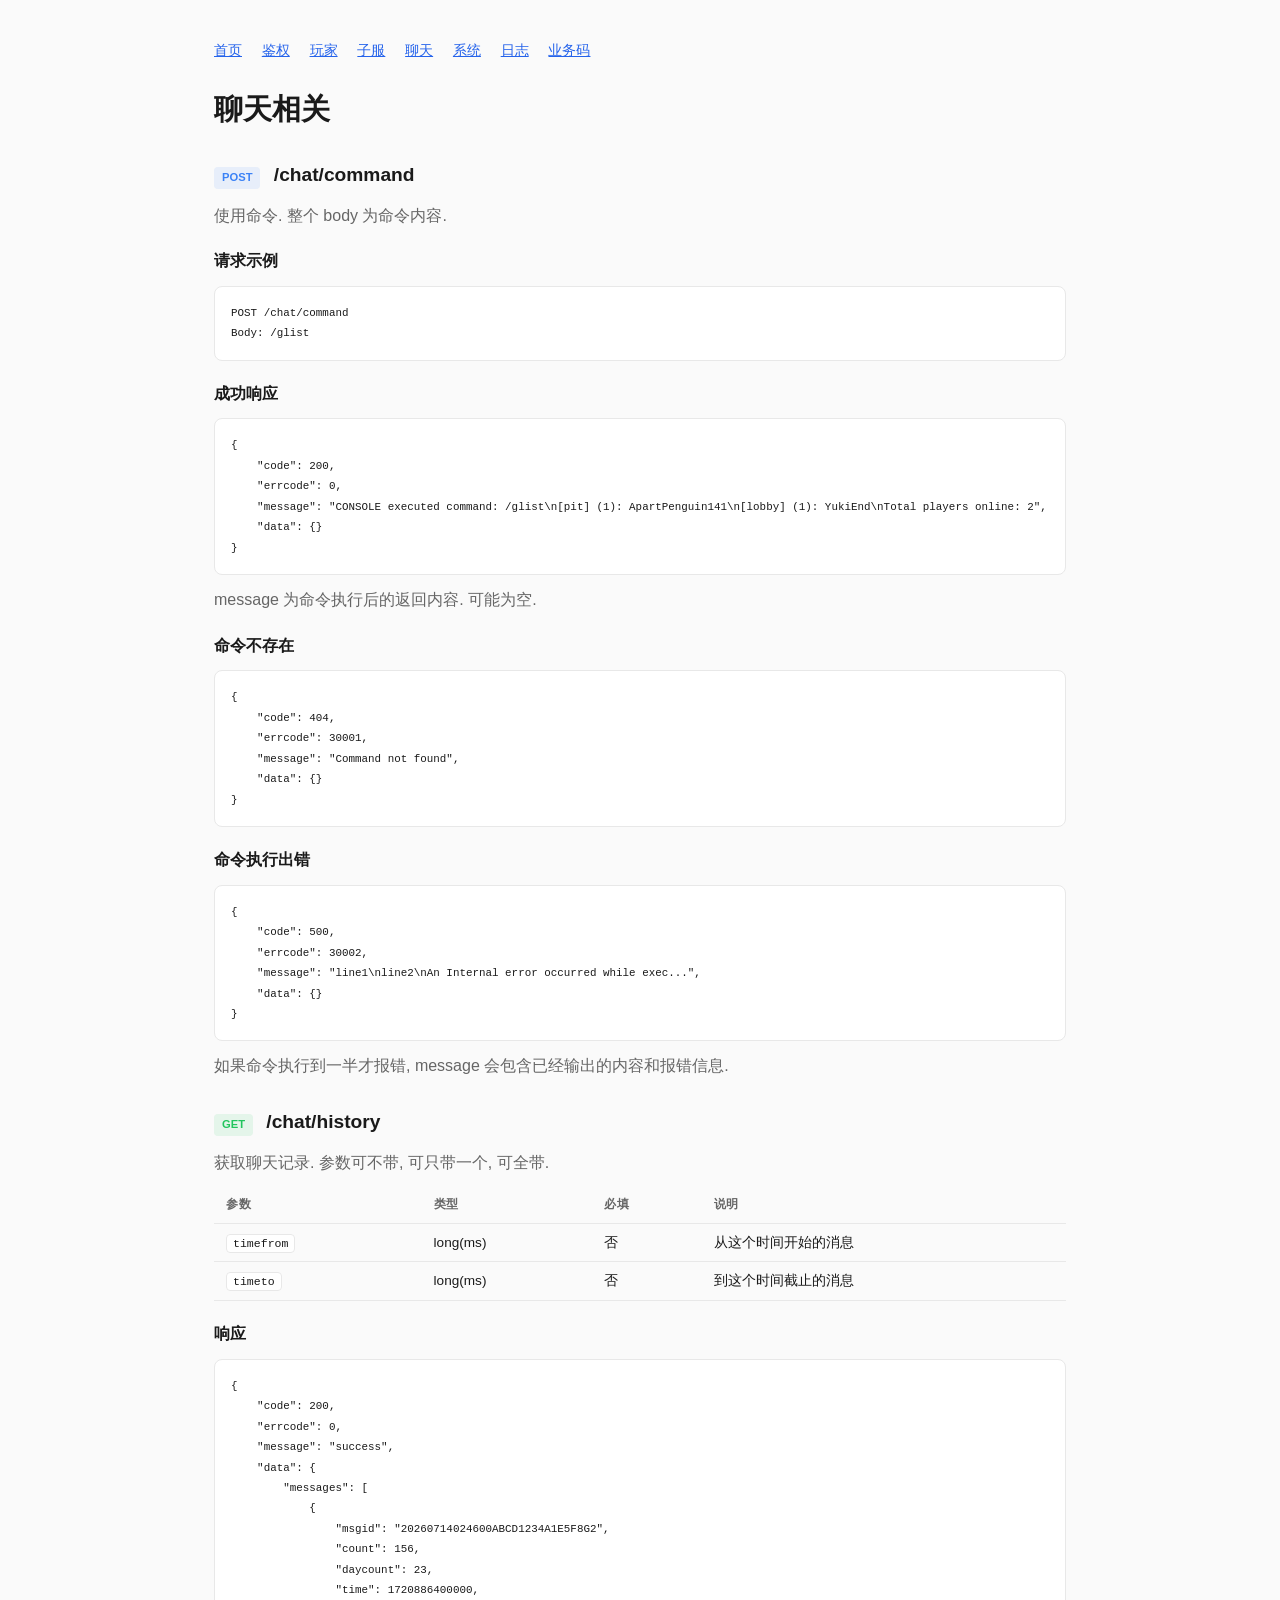
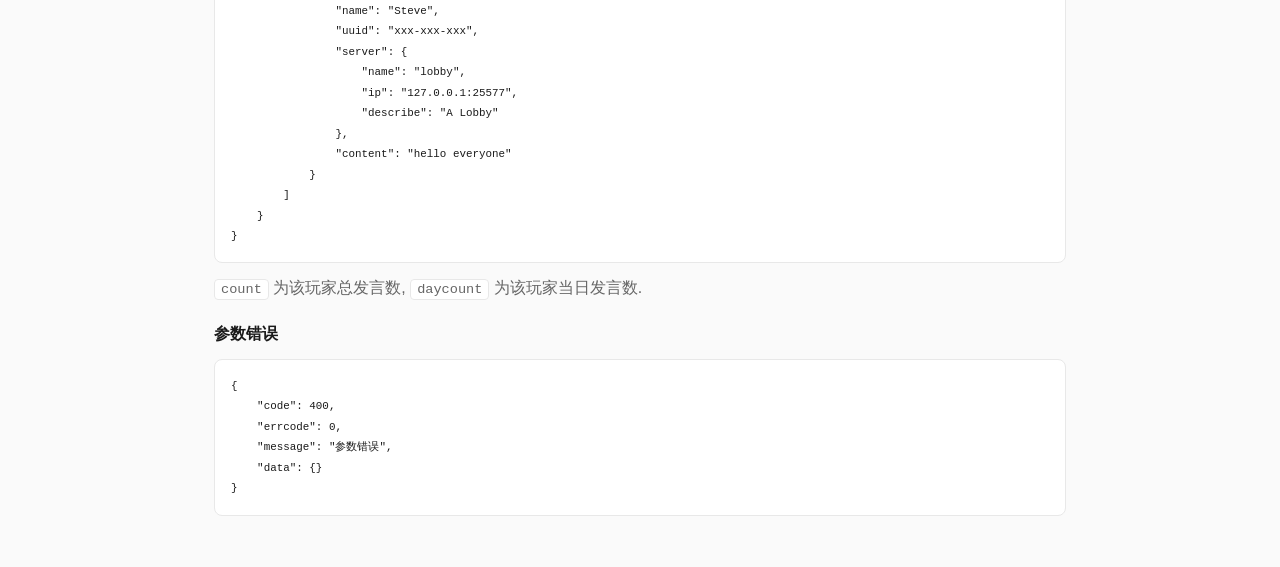
<file: src/main/resources/docs/chat.html>
<!DOCTYPE html>
<html lang="zh-CN">
<head>
    <meta charset="UTF-8">
    <meta name="viewport" content="width=device-width, initial-scale=1.0">
    <title>聊天相关 | ASM Doc</title>
    <style>
        :root { --bg: #fafafa; --surface: #fff; --border: #e8e8e8; --text: #1a1a1a; --text2: #666; --accent: #2563eb; }
        @media (prefers-color-scheme: dark) { :root { --bg: #0a0a0a; --surface: #111; --border: #262626; --text: #f0f0f0; --text2: #a0a0a0; --accent: #3b82f6; } }
        * { margin: 0; padding: 0; box-sizing: border-box; }
        body { font-family: -apple-system, BlinkMacSystemFont, "Segoe UI", Roboto, sans-serif; background: var(--bg); color: var(--text); line-height: 1.6; }
        .container { max-width: 900px; margin: 0 auto; padding: 40px 24px; }
        h1 { font-size: 1.8rem; font-weight: 700; margin-bottom: 24px; }
        h2 { font-size: 1.2rem; font-weight: 600; margin: 28px 0 12px; }
        h3 { font-size: 1rem; font-weight: 600; margin: 20px 0 8px; }
        p { margin-bottom: 12px; color: var(--text2); }
        code { background: var(--surface); border: 1px solid var(--border); padding: 2px 6px; border-radius: 4px; font-size: 0.85em; font-family: "SF Mono", Consolas, monospace; }
        pre { background: var(--surface); border: 1px solid var(--border); border-radius: 8px; padding: 16px; overflow-x: auto; margin: 12px 0; font-size: 0.8rem; }
        pre code { border: none; padding: 0; background: none; }
        table { width: 100%; border-collapse: collapse; margin: 12px 0; font-size: 0.85rem; }
        th, td { text-align: left; padding: 8px 12px; border-bottom: 1px solid var(--border); }
        th { font-weight: 600; color: var(--text2); font-size: 0.75rem; text-transform: uppercase; letter-spacing: 0.05em; }
        .method { display: inline-block; padding: 2px 8px; border-radius: 4px; font-size: 0.7rem; font-weight: 700; margin-right: 8px; }
        .method-get { background: rgba(34,197,94,0.1); color: #22c55e; }
        .method-post { background: rgba(59,130,246,0.1); color: #3b82f6; }
        a { color: var(--accent); }
        .nav { margin-bottom: 24px; font-size: 0.85rem; }
        .nav a { margin-right: 16px; }
    </style>
</head>
<body>
    <div class="container">
        <div class="nav">
            <a href="./">首页</a>
            <a href="auth.html">鉴权</a>
            <a href="player.html">玩家</a>
            <a href="server.html">子服</a>
            <a href="chat.html">聊天</a>
            <a href="system.html">系统</a>
            <a href="log.html">日志</a>
            <a href="errors.html">业务码</a>
        </div>

        <h1>聊天相关</h1>

        <h2><span class="method method-post">POST</span> /chat/command</h2>
        <p>使用命令. 整个 body 为命令内容.</p>

        <h3>请求示例</h3>
        <pre><code>POST /chat/command
Body: /glist</code></pre>

        <h3>成功响应</h3>
        <pre><code>{
    "code": 200,
    "errcode": 0,
    "message": "CONSOLE executed command: /glist\n[pit] (1): ApartPenguin141\n[lobby] (1): YukiEnd\nTotal players online: 2",
    "data": {}
}</code></pre>
        <p>message 为命令执行后的返回内容. 可能为空.</p>

        <h3>命令不存在</h3>
        <pre><code>{
    "code": 404,
    "errcode": 30001,
    "message": "Command not found",
    "data": {}
}</code></pre>

        <h3>命令执行出错</h3>
        <pre><code>{
    "code": 500,
    "errcode": 30002,
    "message": "line1\nline2\nAn Internal error occurred while exec...",
    "data": {}
}</code></pre>
        <p>如果命令执行到一半才报错, message 会包含已经输出的内容和报错信息.</p>

        <h2><span class="method method-get">GET</span> /chat/history</h2>
        <p>获取聊天记录. 参数可不带, 可只带一个, 可全带.</p>
        <table>
            <tr><th>参数</th><th>类型</th><th>必填</th><th>说明</th></tr>
            <tr><td><code>timefrom</code></td><td>long(ms)</td><td>否</td><td>从这个时间开始的消息</td></tr>
            <tr><td><code>timeto</code></td><td>long(ms)</td><td>否</td><td>到这个时间截止的消息</td></tr>
        </table>

        <h3>响应</h3>
        <pre><code>{
    "code": 200,
    "errcode": 0,
    "message": "success",
    "data": {
        "messages": [
            {
                "msgid": "20260714024600ABCD1234A1E5F8G2",
                "count": 156,
                "daycount": 23,
                "time": 1720886400000,
                "name": "Steve",
                "uuid": "xxx-xxx-xxx",
                "server": {
                    "name": "lobby",
                    "ip": "127.0.0.1:25577",
                    "describe": "A Lobby"
                },
                "content": "hello everyone"
            }
        ]
    }
}</code></pre>
        <p><code>count</code> 为该玩家总发言数, <code>daycount</code> 为该玩家当日发言数.</p>

        <h3>参数错误</h3>
        <pre><code>{
    "code": 400,
    "errcode": 0,
    "message": "参数错误",
    "data": {}
}</code></pre>
    </div>
</body>
</html>
</file>
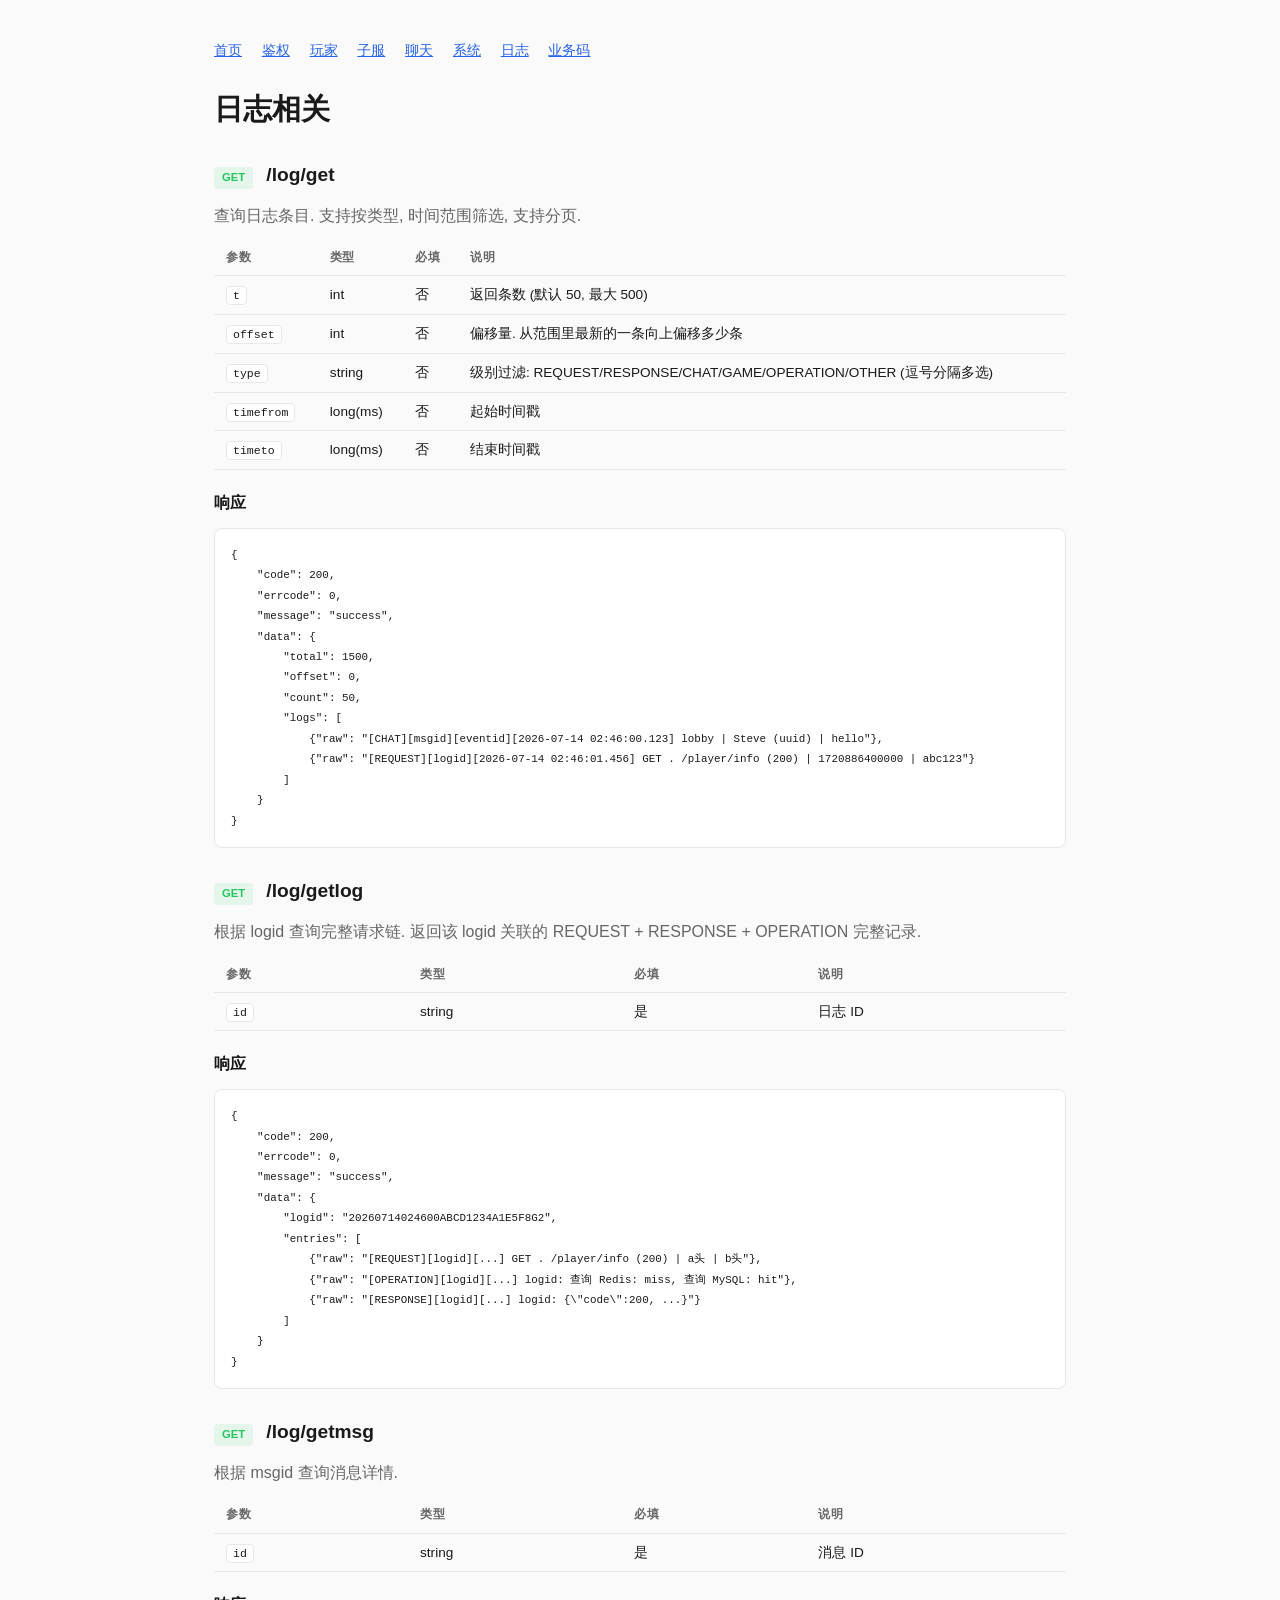
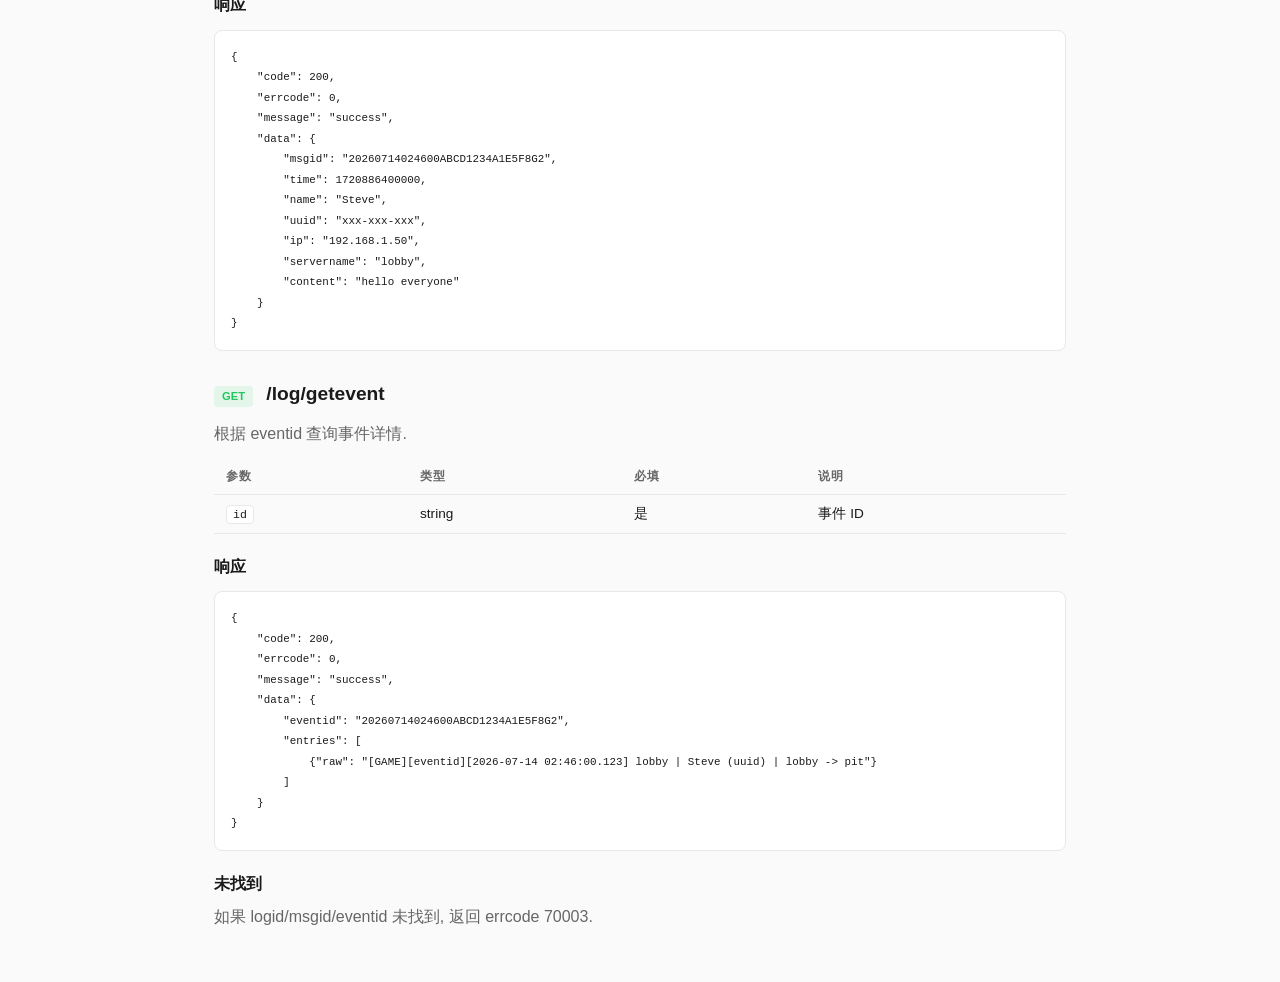
<file: src/main/resources/docs/log.html>
<!DOCTYPE html>
<html lang="zh-CN">
<head>
    <meta charset="UTF-8">
    <meta name="viewport" content="width=device-width, initial-scale=1.0">
    <title>日志相关 | ASM Doc</title>
    <style>
        :root { --bg: #fafafa; --surface: #fff; --border: #e8e8e8; --text: #1a1a1a; --text2: #666; --accent: #2563eb; }
        @media (prefers-color-scheme: dark) { :root { --bg: #0a0a0a; --surface: #111; --border: #262626; --text: #f0f0f0; --text2: #a0a0a0; --accent: #3b82f6; } }
        * { margin: 0; padding: 0; box-sizing: border-box; }
        body { font-family: -apple-system, BlinkMacSystemFont, "Segoe UI", Roboto, sans-serif; background: var(--bg); color: var(--text); line-height: 1.6; }
        .container { max-width: 900px; margin: 0 auto; padding: 40px 24px; }
        h1 { font-size: 1.8rem; font-weight: 700; margin-bottom: 24px; }
        h2 { font-size: 1.2rem; font-weight: 600; margin: 28px 0 12px; }
        h3 { font-size: 1rem; font-weight: 600; margin: 20px 0 8px; }
        p { margin-bottom: 12px; color: var(--text2); }
        code { background: var(--surface); border: 1px solid var(--border); padding: 2px 6px; border-radius: 4px; font-size: 0.85em; font-family: "SF Mono", Consolas, monospace; }
        pre { background: var(--surface); border: 1px solid var(--border); border-radius: 8px; padding: 16px; overflow-x: auto; margin: 12px 0; font-size: 0.8rem; }
        pre code { border: none; padding: 0; background: none; }
        table { width: 100%; border-collapse: collapse; margin: 12px 0; font-size: 0.85rem; }
        th, td { text-align: left; padding: 8px 12px; border-bottom: 1px solid var(--border); }
        th { font-weight: 600; color: var(--text2); font-size: 0.75rem; text-transform: uppercase; letter-spacing: 0.05em; }
        .method { display: inline-block; padding: 2px 8px; border-radius: 4px; font-size: 0.7rem; font-weight: 700; margin-right: 8px; }
        .method-get { background: rgba(34,197,94,0.1); color: #22c55e; }
        a { color: var(--accent); }
        .nav { margin-bottom: 24px; font-size: 0.85rem; }
        .nav a { margin-right: 16px; }
    </style>
</head>
<body>
    <div class="container">
        <div class="nav">
            <a href="./">首页</a>
            <a href="auth.html">鉴权</a>
            <a href="player.html">玩家</a>
            <a href="server.html">子服</a>
            <a href="chat.html">聊天</a>
            <a href="system.html">系统</a>
            <a href="log.html">日志</a>
            <a href="errors.html">业务码</a>
        </div>

        <h1>日志相关</h1>

        <h2><span class="method method-get">GET</span> /log/get</h2>
        <p>查询日志条目. 支持按类型, 时间范围筛选, 支持分页.</p>
        <table>
            <tr><th>参数</th><th>类型</th><th>必填</th><th>说明</th></tr>
            <tr><td><code>t</code></td><td>int</td><td>否</td><td>返回条数 (默认 50, 最大 500)</td></tr>
            <tr><td><code>offset</code></td><td>int</td><td>否</td><td>偏移量. 从范围里最新的一条向上偏移多少条</td></tr>
            <tr><td><code>type</code></td><td>string</td><td>否</td><td>级别过滤: REQUEST/RESPONSE/CHAT/GAME/OPERATION/OTHER (逗号分隔多选)</td></tr>
            <tr><td><code>timefrom</code></td><td>long(ms)</td><td>否</td><td>起始时间戳</td></tr>
            <tr><td><code>timeto</code></td><td>long(ms)</td><td>否</td><td>结束时间戳</td></tr>
        </table>

        <h3>响应</h3>
        <pre><code>{
    "code": 200,
    "errcode": 0,
    "message": "success",
    "data": {
        "total": 1500,
        "offset": 0,
        "count": 50,
        "logs": [
            {"raw": "[CHAT][msgid][eventid][2026-07-14 02:46:00.123] lobby | Steve (uuid) | hello"},
            {"raw": "[REQUEST][logid][2026-07-14 02:46:01.456] GET . /player/info (200) | 1720886400000 | abc123"}
        ]
    }
}</code></pre>

        <h2><span class="method method-get">GET</span> /log/getlog</h2>
        <p>根据 logid 查询完整请求链. 返回该 logid 关联的 REQUEST + RESPONSE + OPERATION 完整记录.</p>
        <table>
            <tr><th>参数</th><th>类型</th><th>必填</th><th>说明</th></tr>
            <tr><td><code>id</code></td><td>string</td><td>是</td><td>日志 ID</td></tr>
        </table>

        <h3>响应</h3>
        <pre><code>{
    "code": 200,
    "errcode": 0,
    "message": "success",
    "data": {
        "logid": "20260714024600ABCD1234A1E5F8G2",
        "entries": [
            {"raw": "[REQUEST][logid][...] GET . /player/info (200) | a头 | b头"},
            {"raw": "[OPERATION][logid][...] logid: 查询 Redis: miss, 查询 MySQL: hit"},
            {"raw": "[RESPONSE][logid][...] logid: {\"code\":200, ...}"}
        ]
    }
}</code></pre>

        <h2><span class="method method-get">GET</span> /log/getmsg</h2>
        <p>根据 msgid 查询消息详情.</p>
        <table>
            <tr><th>参数</th><th>类型</th><th>必填</th><th>说明</th></tr>
            <tr><td><code>id</code></td><td>string</td><td>是</td><td>消息 ID</td></tr>
        </table>

        <h3>响应</h3>
        <pre><code>{
    "code": 200,
    "errcode": 0,
    "message": "success",
    "data": {
        "msgid": "20260714024600ABCD1234A1E5F8G2",
        "time": 1720886400000,
        "name": "Steve",
        "uuid": "xxx-xxx-xxx",
        "ip": "192.168.1.50",
        "servername": "lobby",
        "content": "hello everyone"
    }
}</code></pre>

        <h2><span class="method method-get">GET</span> /log/getevent</h2>
        <p>根据 eventid 查询事件详情.</p>
        <table>
            <tr><th>参数</th><th>类型</th><th>必填</th><th>说明</th></tr>
            <tr><td><code>id</code></td><td>string</td><td>是</td><td>事件 ID</td></tr>
        </table>

        <h3>响应</h3>
        <pre><code>{
    "code": 200,
    "errcode": 0,
    "message": "success",
    "data": {
        "eventid": "20260714024600ABCD1234A1E5F8G2",
        "entries": [
            {"raw": "[GAME][eventid][2026-07-14 02:46:00.123] lobby | Steve (uuid) | lobby -> pit"}
        ]
    }
}</code></pre>

        <h3>未找到</h3>
        <p>如果 logid/msgid/eventid 未找到, 返回 errcode 70003.</p>
    </div>
</body>
</html>
</file>
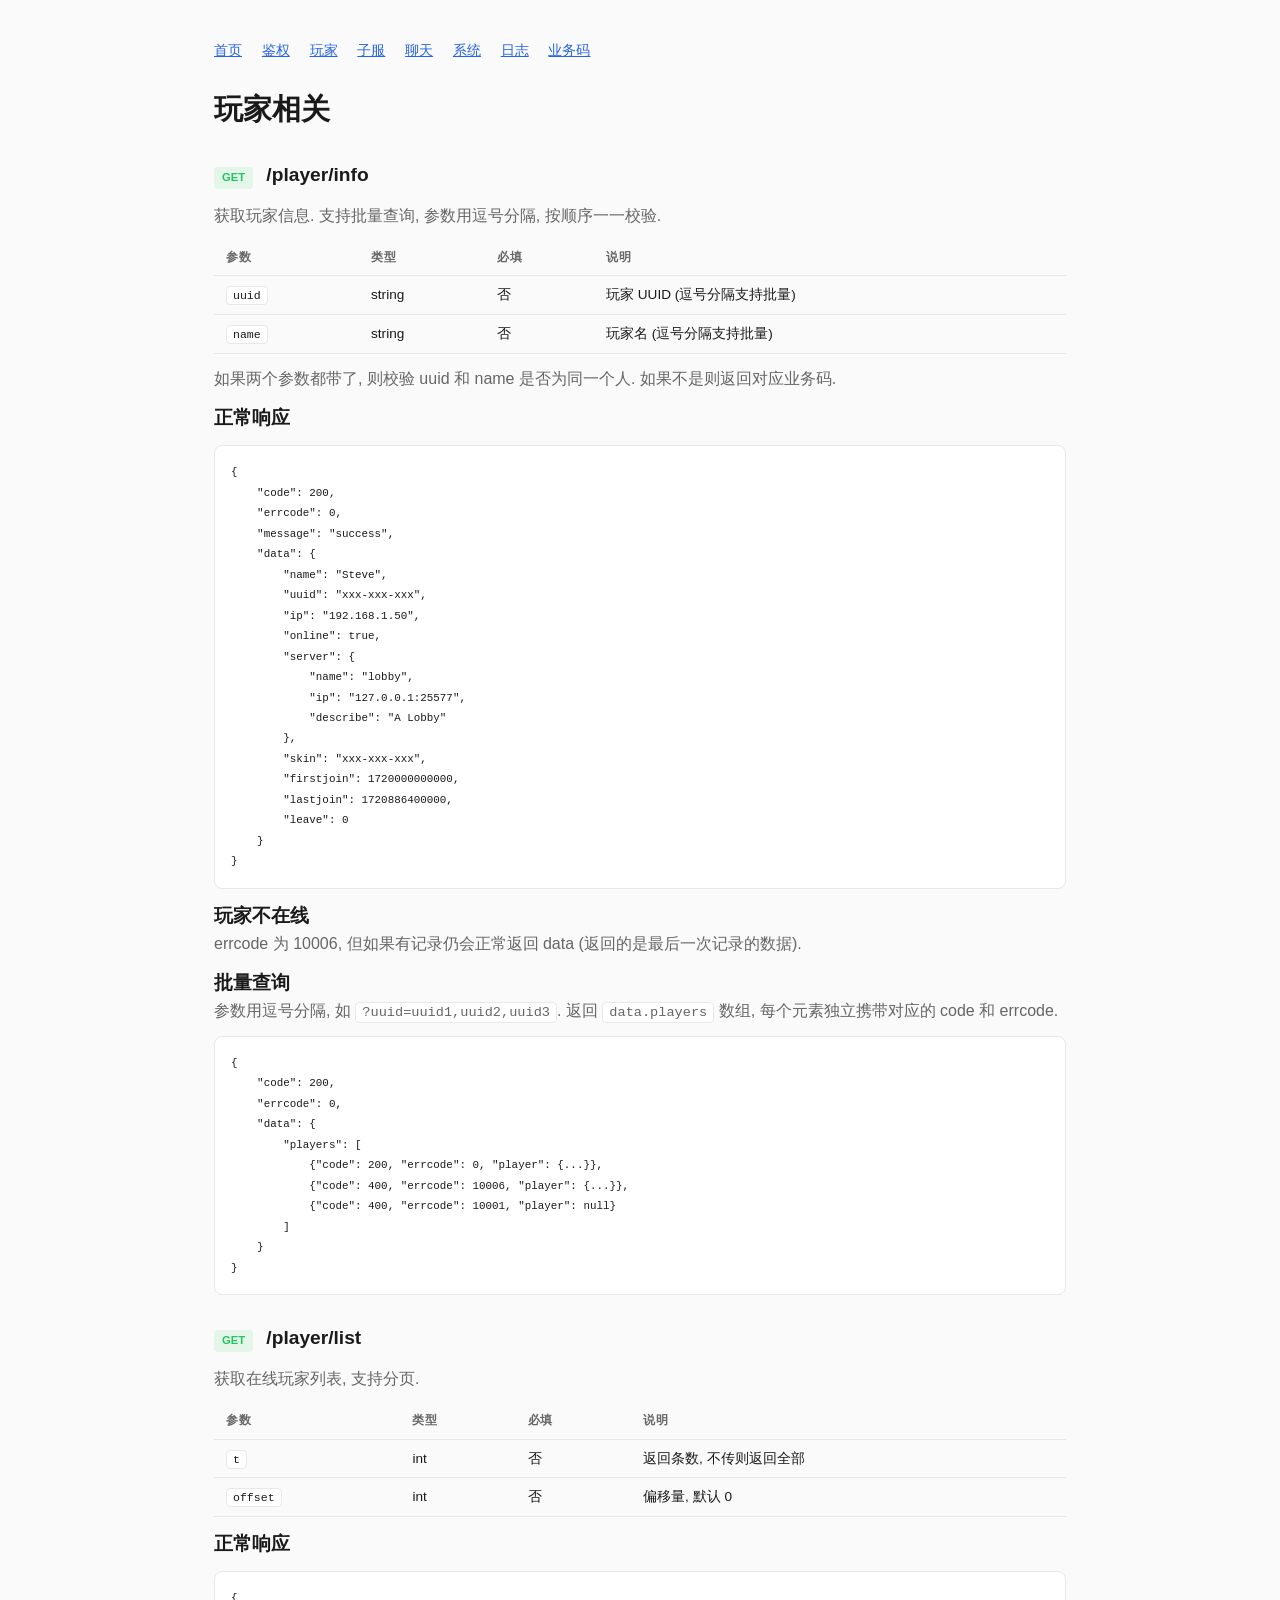
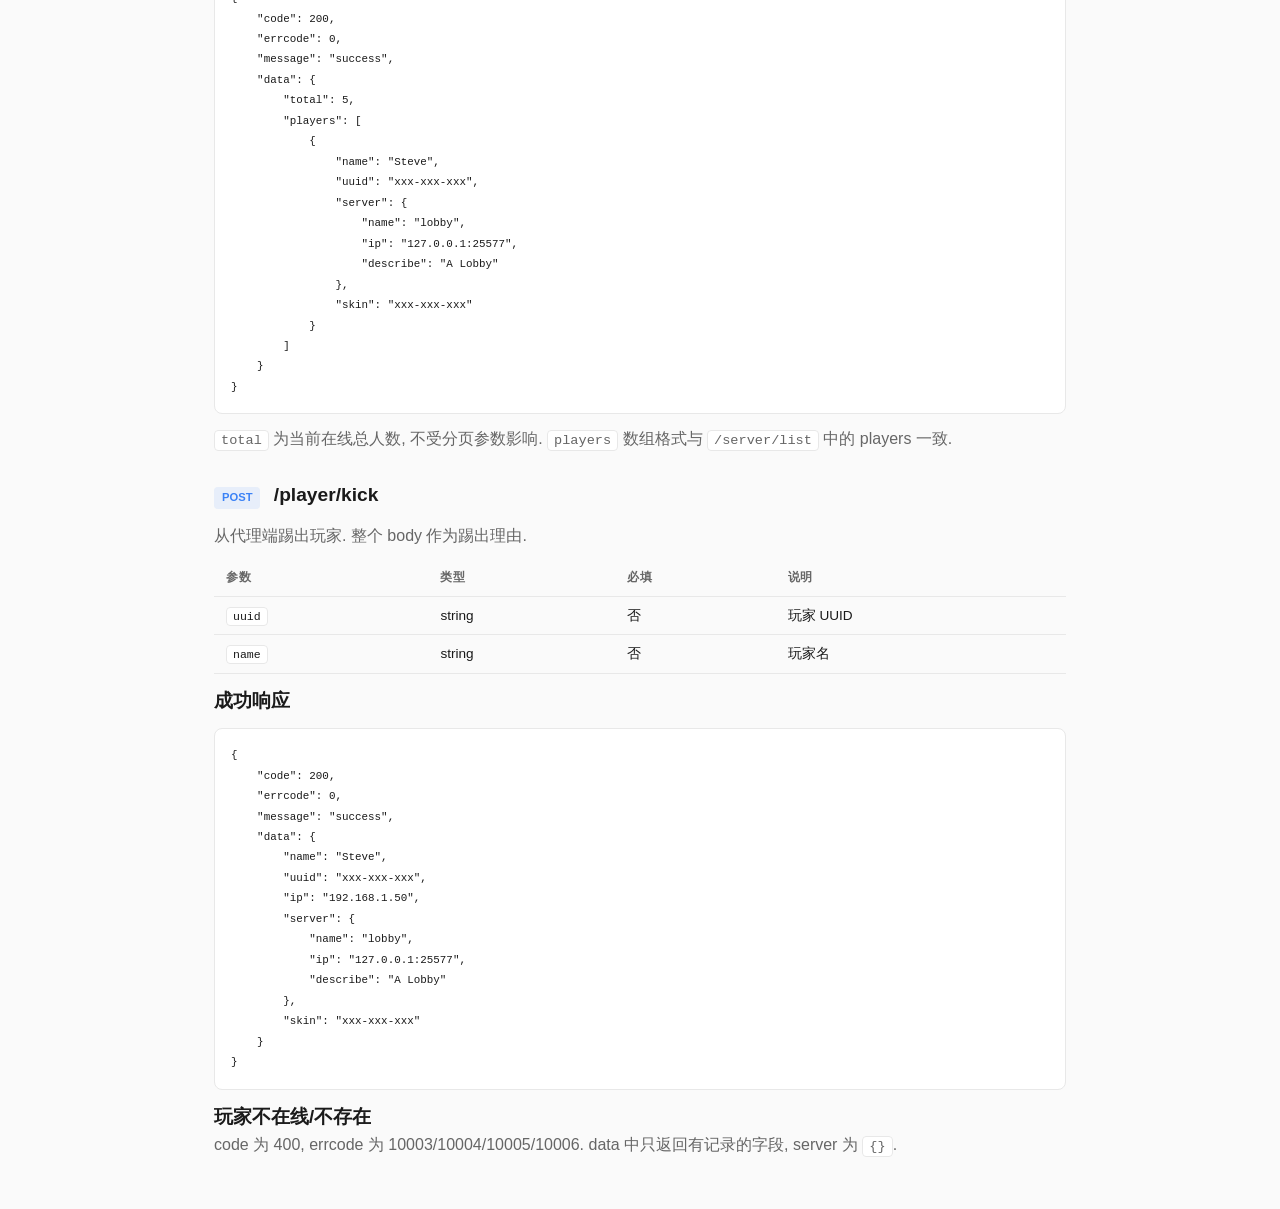
<file: src/main/resources/docs/player.html>
<!DOCTYPE html>
<html lang="zh-CN">
<head>
    <meta charset="UTF-8">
    <meta name="viewport" content="width=device-width, initial-scale=1.0">
    <title>玩家相关 | ASM Doc</title>
    <style>
        :root { --bg: #fafafa; --surface: #fff; --border: #e8e8e8; --text: #1a1a1a; --text2: #666; --accent: #2563eb; }
        @media (prefers-color-scheme: dark) { :root { --bg: #0a0a0a; --surface: #111; --border: #262626; --text: #f0f0f0; --text2: #a0a0a0; --accent: #3b82f6; } }
        * { margin: 0; padding: 0; box-sizing: border-box; }
        body { font-family: -apple-system, BlinkMacSystemFont, "Segoe UI", Roboto, sans-serif; background: var(--bg); color: var(--text); line-height: 1.6; }
        .container { max-width: 900px; margin: 0 auto; padding: 40px 24px; }
        h1 { font-size: 1.8rem; font-weight: 700; margin-bottom: 24px; }
        h2 { font-size: 1.2rem; font-weight: 600; margin: 28px 0 12px; }
        p { margin-bottom: 12px; color: var(--text2); }
        code { background: var(--surface); border: 1px solid var(--border); padding: 2px 6px; border-radius: 4px; font-size: 0.85em; font-family: "SF Mono", Consolas, monospace; }
        pre { background: var(--surface); border: 1px solid var(--border); border-radius: 8px; padding: 16px; overflow-x: auto; margin: 12px 0; font-size: 0.8rem; }
        pre code { border: none; padding: 0; background: none; }
        table { width: 100%; border-collapse: collapse; margin: 12px 0; font-size: 0.85rem; }
        th, td { text-align: left; padding: 8px 12px; border-bottom: 1px solid var(--border); }
        th { font-weight: 600; color: var(--text2); font-size: 0.75rem; text-transform: uppercase; letter-spacing: 0.05em; }
        .method { display: inline-block; padding: 2px 8px; border-radius: 4px; font-size: 0.7rem; font-weight: 700; margin-right: 8px; }
        .method-get { background: rgba(34,197,94,0.1); color: #22c55e; }
        .method-post { background: rgba(59,130,246,0.1); color: #3b82f6; }
        a { color: var(--accent); }
        .nav { margin-bottom: 24px; font-size: 0.85rem; }
        .nav a { margin-right: 16px; }
    </style>
</head>
<body>
<div class="container">
    <div class="nav">
        <a href="./">首页</a>
        <a href="auth.html">鉴权</a>
        <a href="player.html">玩家</a>
        <a href="server.html">子服</a>
        <a href="chat.html">聊天</a>
        <a href="system.html">系统</a>
        <a href="log.html">日志</a>
        <a href="errors.html">业务码</a>
    </div>

    <h1>玩家相关</h1>

    <h2><span class="method method-get">GET</span> /player/info</h2>
    <p>获取玩家信息. 支持批量查询, 参数用逗号分隔, 按顺序一一校验.</p>
    <table>
        <tr><th>参数</th><th>类型</th><th>必填</th><th>说明</th></tr>
        <tr><td><code>uuid</code></td><td>string</td><td>否</td><td>玩家 UUID (逗号分隔支持批量)</td></tr>
        <tr><td><code>name</code></td><td>string</td><td>否</td><td>玩家名 (逗号分隔支持批量)</td></tr>
    </table>
    <p>如果两个参数都带了, 则校验 uuid 和 name 是否为同一个人. 如果不是则返回对应业务码.</p>

    <h3>正常响应</h3>
    <pre><code>{
    "code": 200,
    "errcode": 0,
    "message": "success",
    "data": {
        "name": "Steve",
        "uuid": "xxx-xxx-xxx",
        "ip": "192.168.1.50",
        "online": true,
        "server": {
            "name": "lobby",
            "ip": "127.0.0.1:25577",
            "describe": "A Lobby"
        },
        "skin": "xxx-xxx-xxx",
        "firstjoin": 1720000000000,
        "lastjoin": 1720886400000,
        "leave": 0
    }
}</code></pre>

    <h3>玩家不在线</h3>
    <p>errcode 为 10006, 但如果有记录仍会正常返回 data (返回的是最后一次记录的数据).</p>

    <h3>批量查询</h3>
    <p>参数用逗号分隔, 如 <code>?uuid=uuid1,uuid2,uuid3</code>. 返回 <code>data.players</code> 数组, 每个元素独立携带对应的 code 和 errcode.</p>
    <pre><code>{
    "code": 200,
    "errcode": 0,
    "data": {
        "players": [
            {"code": 200, "errcode": 0, "player": {...}},
            {"code": 400, "errcode": 10006, "player": {...}},
            {"code": 400, "errcode": 10001, "player": null}
        ]
    }
}</code></pre>

    <h2><span class="method method-get">GET</span> /player/list</h2>
    <p>获取在线玩家列表, 支持分页.</p>
    <table>
        <tr><th>参数</th><th>类型</th><th>必填</th><th>说明</th></tr>
        <tr><td><code>t</code></td><td>int</td><td>否</td><td>返回条数, 不传则返回全部</td></tr>
        <tr><td><code>offset</code></td><td>int</td><td>否</td><td>偏移量, 默认 0</td></tr>
    </table>

    <h3>正常响应</h3>
    <pre><code>{
    "code": 200,
    "errcode": 0,
    "message": "success",
    "data": {
        "total": 5,
        "players": [
            {
                "name": "Steve",
                "uuid": "xxx-xxx-xxx",
                "server": {
                    "name": "lobby",
                    "ip": "127.0.0.1:25577",
                    "describe": "A Lobby"
                },
                "skin": "xxx-xxx-xxx"
            }
        ]
    }
}</code></pre>
    <p><code>total</code> 为当前在线总人数, 不受分页参数影响. <code>players</code> 数组格式与 <code>/server/list</code> 中的 players 一致.</p>

    <h2><span class="method method-post">POST</span> /player/kick</h2>
    <p>从代理端踢出玩家. 整个 body 作为踢出理由.</p>
    <table>
        <tr><th>参数</th><th>类型</th><th>必填</th><th>说明</th></tr>
        <tr><td><code>uuid</code></td><td>string</td><td>否</td><td>玩家 UUID</td></tr>
        <tr><td><code>name</code></td><td>string</td><td>否</td><td>玩家名</td></tr>
    </table>

    <h3>成功响应</h3>
    <pre><code>{
    "code": 200,
    "errcode": 0,
    "message": "success",
    "data": {
        "name": "Steve",
        "uuid": "xxx-xxx-xxx",
        "ip": "192.168.1.50",
        "server": {
            "name": "lobby",
            "ip": "127.0.0.1:25577",
            "describe": "A Lobby"
        },
        "skin": "xxx-xxx-xxx"
    }
}</code></pre>

    <h3>玩家不在线/不存在</h3>
    <p>code 为 400, errcode 为 10003/10004/10005/10006. data 中只返回有记录的字段, server 为 <code>{}</code>.</p>
</div>
</body>
</html>
</file>
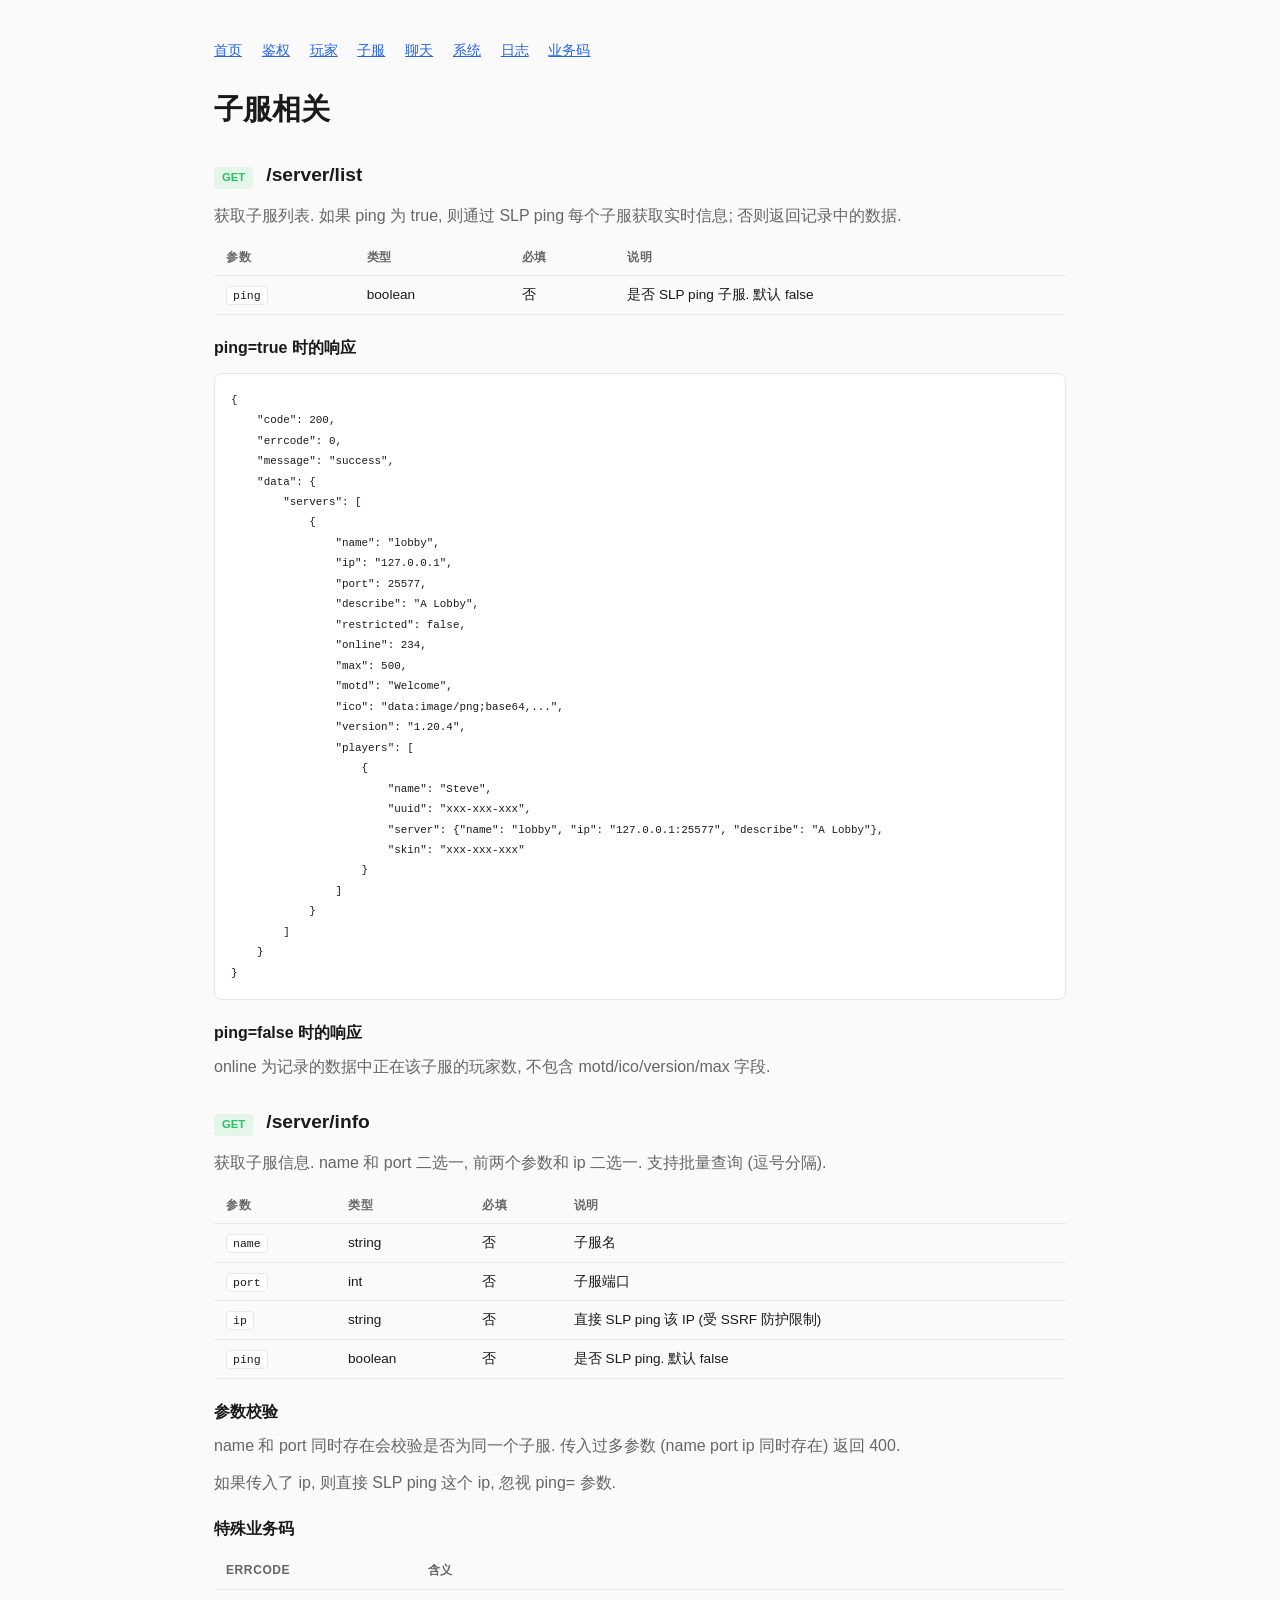
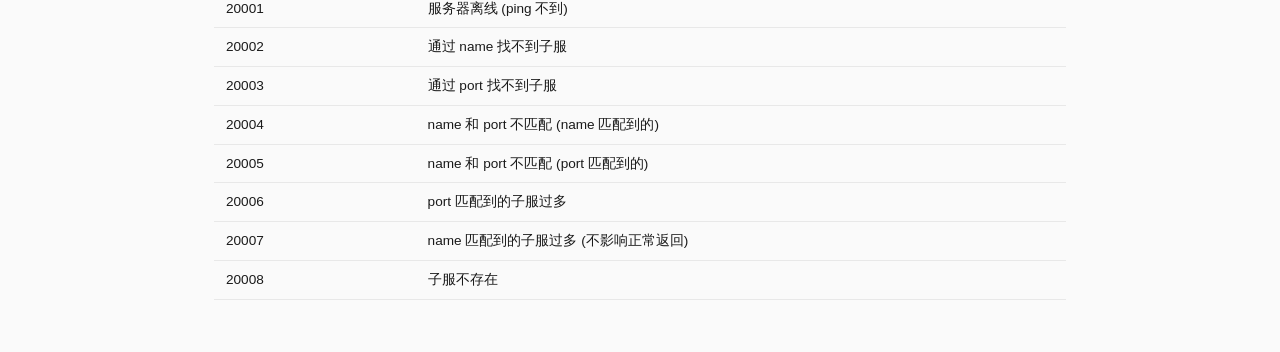
<file: src/main/resources/docs/server.html>
<!DOCTYPE html>
<html lang="zh-CN">
<head>
    <meta charset="UTF-8">
    <meta name="viewport" content="width=device-width, initial-scale=1.0">
    <title>子服相关 | ASM Doc</title>
    <style>
        :root { --bg: #fafafa; --surface: #fff; --border: #e8e8e8; --text: #1a1a1a; --text2: #666; --accent: #2563eb; }
        @media (prefers-color-scheme: dark) { :root { --bg: #0a0a0a; --surface: #111; --border: #262626; --text: #f0f0f0; --text2: #a0a0a0; --accent: #3b82f6; } }
        * { margin: 0; padding: 0; box-sizing: border-box; }
        body { font-family: -apple-system, BlinkMacSystemFont, "Segoe UI", Roboto, sans-serif; background: var(--bg); color: var(--text); line-height: 1.6; }
        .container { max-width: 900px; margin: 0 auto; padding: 40px 24px; }
        h1 { font-size: 1.8rem; font-weight: 700; margin-bottom: 24px; }
        h2 { font-size: 1.2rem; font-weight: 600; margin: 28px 0 12px; }
        h3 { font-size: 1rem; font-weight: 600; margin: 20px 0 8px; }
        p { margin-bottom: 12px; color: var(--text2); }
        code { background: var(--surface); border: 1px solid var(--border); padding: 2px 6px; border-radius: 4px; font-size: 0.85em; font-family: "SF Mono", Consolas, monospace; }
        pre { background: var(--surface); border: 1px solid var(--border); border-radius: 8px; padding: 16px; overflow-x: auto; margin: 12px 0; font-size: 0.8rem; }
        pre code { border: none; padding: 0; background: none; }
        table { width: 100%; border-collapse: collapse; margin: 12px 0; font-size: 0.85rem; }
        th, td { text-align: left; padding: 8px 12px; border-bottom: 1px solid var(--border); }
        th { font-weight: 600; color: var(--text2); font-size: 0.75rem; text-transform: uppercase; letter-spacing: 0.05em; }
        .method { display: inline-block; padding: 2px 8px; border-radius: 4px; font-size: 0.7rem; font-weight: 700; margin-right: 8px; }
        .method-get { background: rgba(34,197,94,0.1); color: #22c55e; }
        a { color: var(--accent); }
        .nav { margin-bottom: 24px; font-size: 0.85rem; }
        .nav a { margin-right: 16px; }
    </style>
</head>
<body>
    <div class="container">
        <div class="nav">
            <a href="./">首页</a>
            <a href="auth.html">鉴权</a>
            <a href="player.html">玩家</a>
            <a href="server.html">子服</a>
            <a href="chat.html">聊天</a>
            <a href="system.html">系统</a>
            <a href="log.html">日志</a>
            <a href="errors.html">业务码</a>
        </div>

        <h1>子服相关</h1>

        <h2><span class="method method-get">GET</span> /server/list</h2>
        <p>获取子服列表. 如果 ping 为 true, 则通过 SLP ping 每个子服获取实时信息; 否则返回记录中的数据.</p>
        <table>
            <tr><th>参数</th><th>类型</th><th>必填</th><th>说明</th></tr>
            <tr><td><code>ping</code></td><td>boolean</td><td>否</td><td>是否 SLP ping 子服. 默认 false</td></tr>
        </table>

        <h3>ping=true 时的响应</h3>
        <pre><code>{
    "code": 200,
    "errcode": 0,
    "message": "success",
    "data": {
        "servers": [
            {
                "name": "lobby",
                "ip": "127.0.0.1",
                "port": 25577,
                "describe": "A Lobby",
                "restricted": false,
                "online": 234,
                "max": 500,
                "motd": "Welcome",
                "ico": "data:image/png;base64,...",
                "version": "1.20.4",
                "players": [
                    {
                        "name": "Steve",
                        "uuid": "xxx-xxx-xxx",
                        "server": {"name": "lobby", "ip": "127.0.0.1:25577", "describe": "A Lobby"},
                        "skin": "xxx-xxx-xxx"
                    }
                ]
            }
        ]
    }
}</code></pre>

        <h3>ping=false 时的响应</h3>
        <p>online 为记录的数据中正在该子服的玩家数, 不包含 motd/ico/version/max 字段.</p>

        <h2><span class="method method-get">GET</span> /server/info</h2>
        <p>获取子服信息. name 和 port 二选一, 前两个参数和 ip 二选一. 支持批量查询 (逗号分隔).</p>
        <table>
            <tr><th>参数</th><th>类型</th><th>必填</th><th>说明</th></tr>
            <tr><td><code>name</code></td><td>string</td><td>否</td><td>子服名</td></tr>
            <tr><td><code>port</code></td><td>int</td><td>否</td><td>子服端口</td></tr>
            <tr><td><code>ip</code></td><td>string</td><td>否</td><td>直接 SLP ping 该 IP (受 SSRF 防护限制)</td></tr>
            <tr><td><code>ping</code></td><td>boolean</td><td>否</td><td>是否 SLP ping. 默认 false</td></tr>
        </table>

        <h3>参数校验</h3>
        <p>name 和 port 同时存在会校验是否为同一个子服. 传入过多参数 (name port ip 同时存在) 返回 400.</p>
        <p>如果传入了 ip, 则直接 SLP ping 这个 ip, 忽视 ping= 参数.</p>

        <h3>特殊业务码</h3>
        <table>
            <tr><th>errcode</th><th>含义</th></tr>
            <tr><td>20001</td><td>服务器离线 (ping 不到)</td></tr>
            <tr><td>20002</td><td>通过 name 找不到子服</td></tr>
            <tr><td>20003</td><td>通过 port 找不到子服</td></tr>
            <tr><td>20004</td><td>name 和 port 不匹配 (name 匹配到的)</td></tr>
            <tr><td>20005</td><td>name 和 port 不匹配 (port 匹配到的)</td></tr>
            <tr><td>20006</td><td>port 匹配到的子服过多</td></tr>
            <tr><td>20007</td><td>name 匹配到的子服过多 (不影响正常返回)</td></tr>
            <tr><td>20008</td><td>子服不存在</td></tr>
        </table>
    </div>
</body>
</html>
</file>
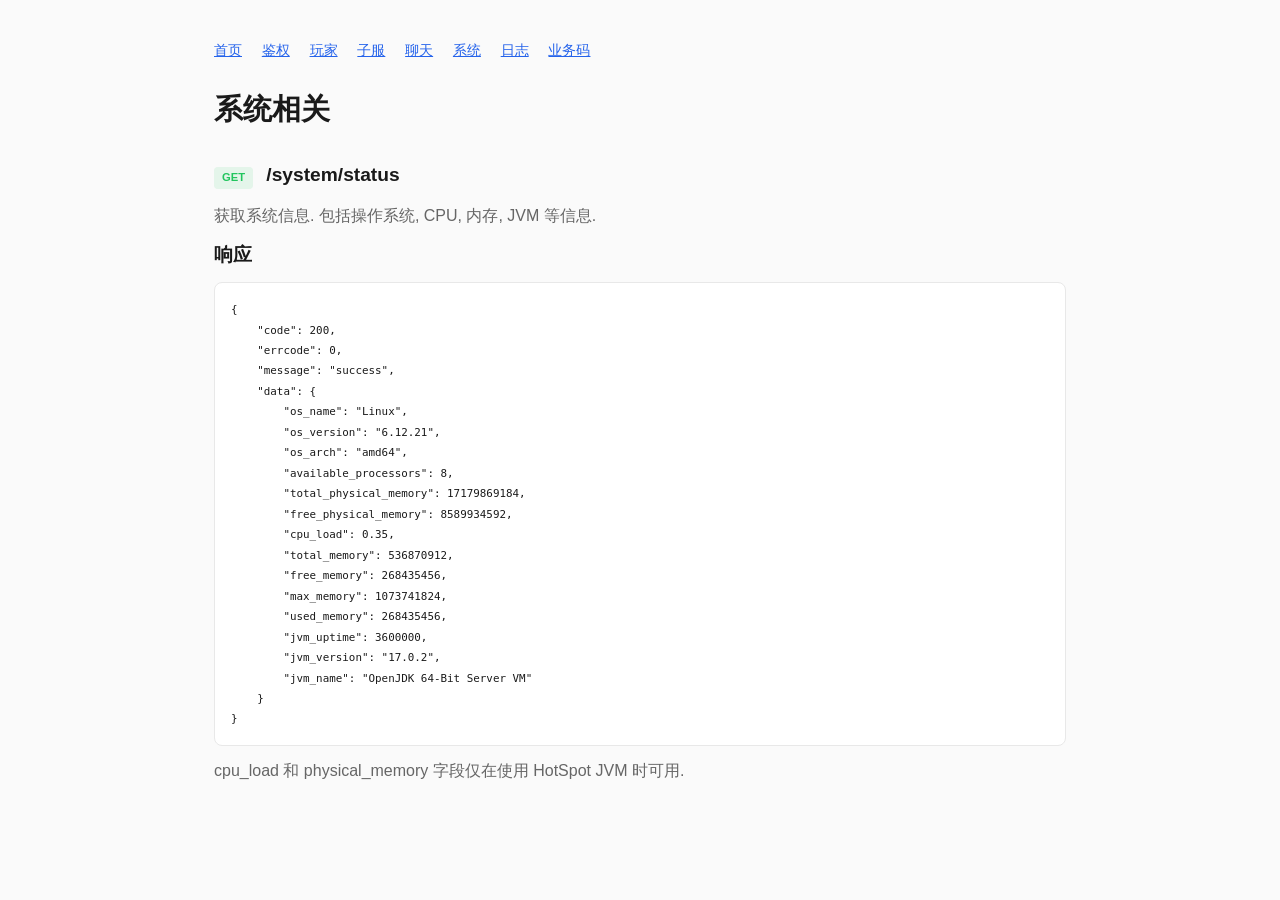
<file: src/main/resources/docs/system.html>
<!DOCTYPE html>
<html lang="zh-CN">
<head>
    <meta charset="UTF-8">
    <meta name="viewport" content="width=device-width, initial-scale=1.0">
    <title>系统相关 | ASM Doc</title>
    <style>
        :root { --bg: #fafafa; --surface: #fff; --border: #e8e8e8; --text: #1a1a1a; --text2: #666; --accent: #2563eb; }
        @media (prefers-color-scheme: dark) { :root { --bg: #0a0a0a; --surface: #111; --border: #262626; --text: #f0f0f0; --text2: #a0a0a0; --accent: #3b82f6; } }
        * { margin: 0; padding: 0; box-sizing: border-box; }
        body { font-family: -apple-system, BlinkMacSystemFont, "Segoe UI", Roboto, sans-serif; background: var(--bg); color: var(--text); line-height: 1.6; }
        .container { max-width: 900px; margin: 0 auto; padding: 40px 24px; }
        h1 { font-size: 1.8rem; font-weight: 700; margin-bottom: 24px; }
        h2 { font-size: 1.2rem; font-weight: 600; margin: 28px 0 12px; }
        p { margin-bottom: 12px; color: var(--text2); }
        code { background: var(--surface); border: 1px solid var(--border); padding: 2px 6px; border-radius: 4px; font-size: 0.85em; font-family: "SF Mono", Consolas, monospace; }
        pre { background: var(--surface); border: 1px solid var(--border); border-radius: 8px; padding: 16px; overflow-x: auto; margin: 12px 0; font-size: 0.8rem; }
        pre code { border: none; padding: 0; background: none; }
        .method { display: inline-block; padding: 2px 8px; border-radius: 4px; font-size: 0.7rem; font-weight: 700; margin-right: 8px; }
        .method-get { background: rgba(34,197,94,0.1); color: #22c55e; }
        a { color: var(--accent); }
        .nav { margin-bottom: 24px; font-size: 0.85rem; }
        .nav a { margin-right: 16px; }
    </style>
</head>
<body>
    <div class="container">
        <div class="nav">
            <a href="./">首页</a>
            <a href="auth.html">鉴权</a>
            <a href="player.html">玩家</a>
            <a href="server.html">子服</a>
            <a href="chat.html">聊天</a>
            <a href="system.html">系统</a>
            <a href="log.html">日志</a>
            <a href="errors.html">业务码</a>
        </div>

        <h1>系统相关</h1>

        <h2><span class="method method-get">GET</span> /system/status</h2>
        <p>获取系统信息. 包括操作系统, CPU, 内存, JVM 等信息.</p>

        <h3>响应</h3>
        <pre><code>{
    "code": 200,
    "errcode": 0,
    "message": "success",
    "data": {
        "os_name": "Linux",
        "os_version": "6.12.21",
        "os_arch": "amd64",
        "available_processors": 8,
        "total_physical_memory": 17179869184,
        "free_physical_memory": 8589934592,
        "cpu_load": 0.35,
        "total_memory": 536870912,
        "free_memory": 268435456,
        "max_memory": 1073741824,
        "used_memory": 268435456,
        "jvm_uptime": 3600000,
        "jvm_version": "17.0.2",
        "jvm_name": "OpenJDK 64-Bit Server VM"
    }
}</code></pre>
        <p>cpu_load 和 physical_memory 字段仅在使用 HotSpot JVM 时可用.</p>
    </div>
</body>
</html>
</file>
